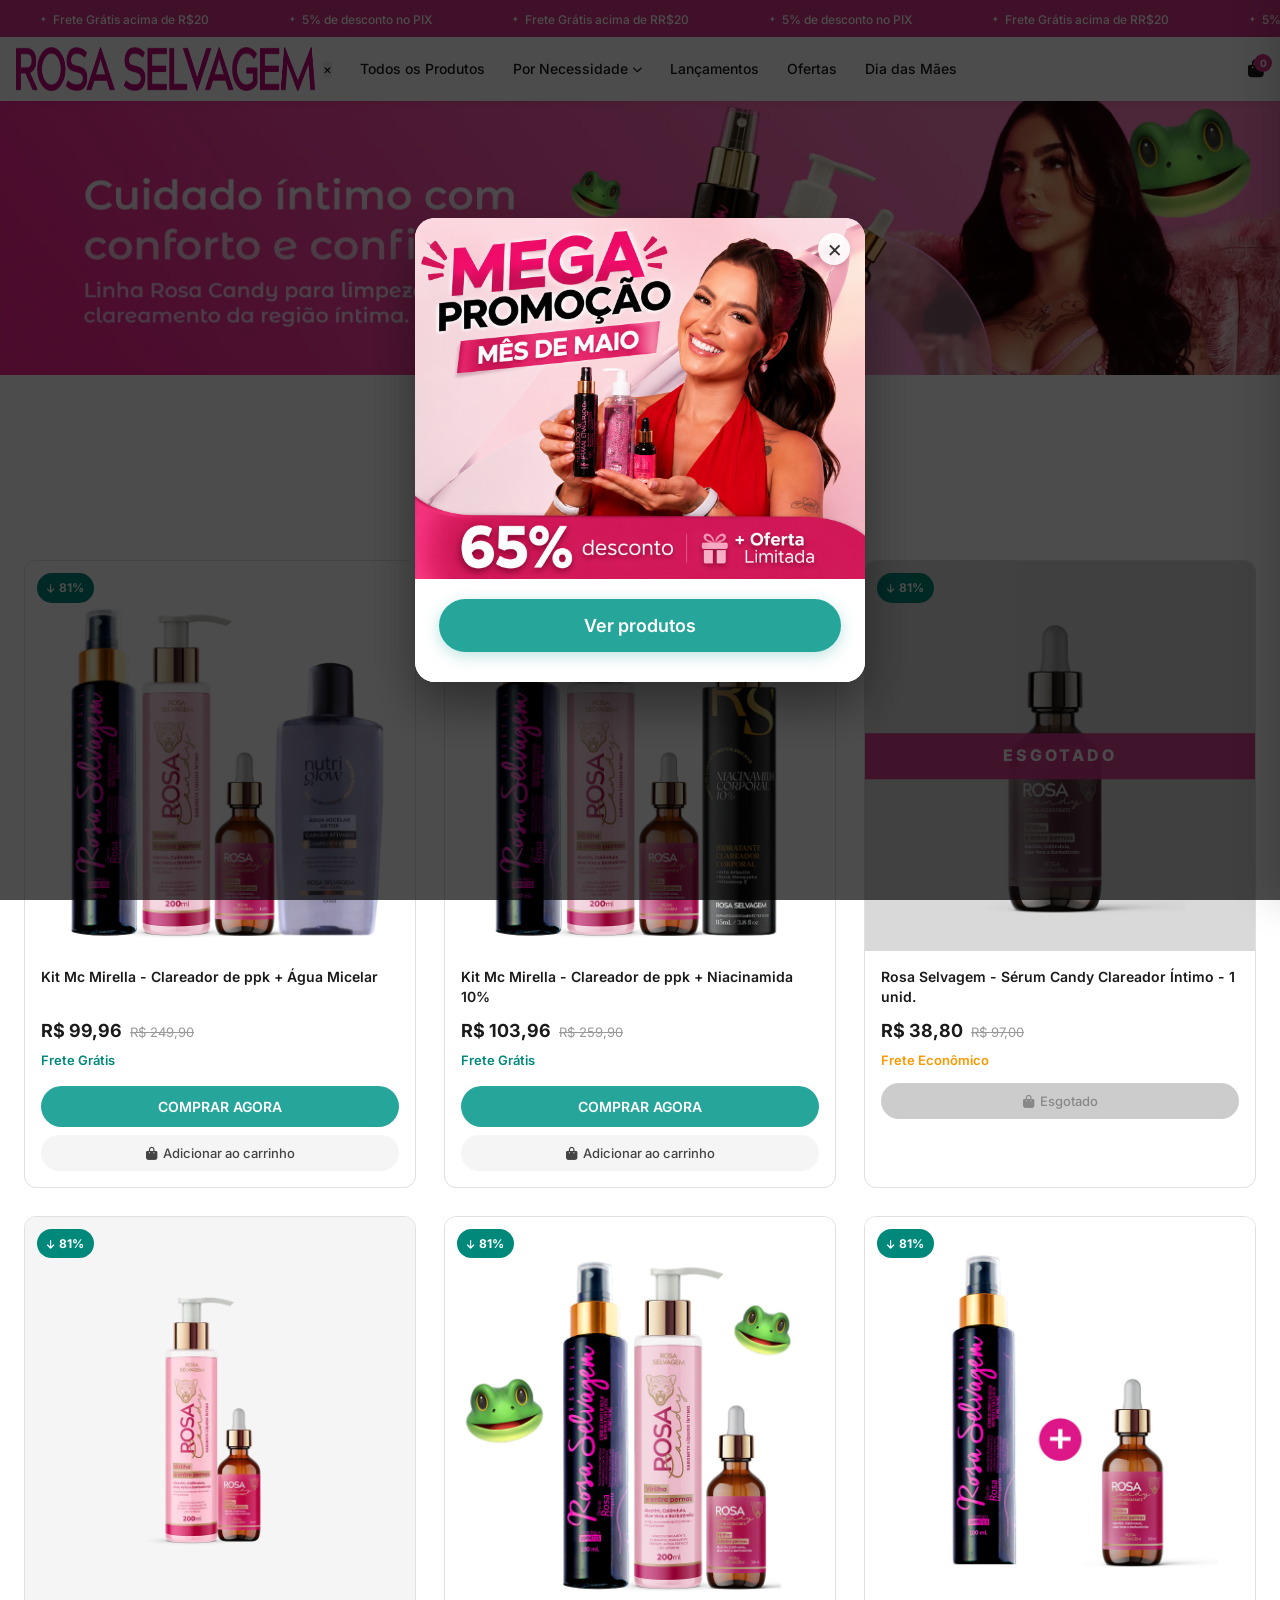
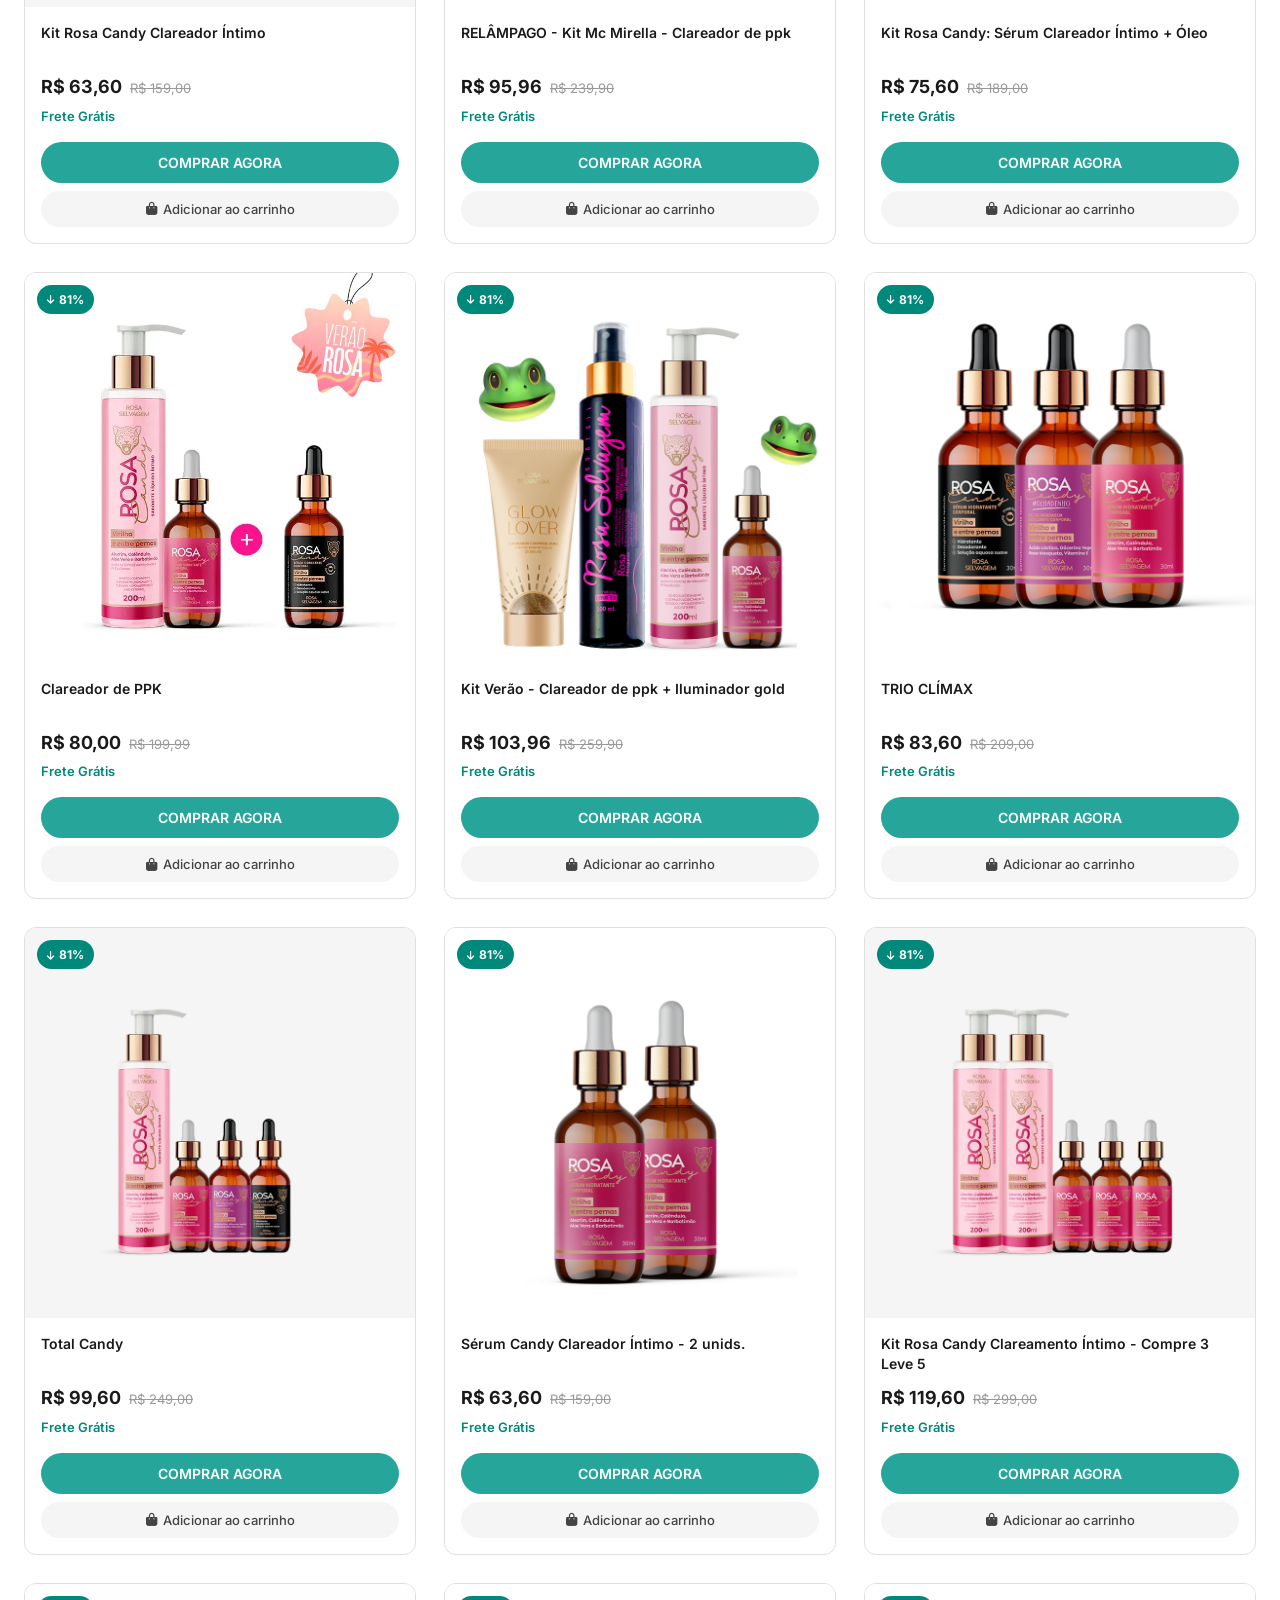
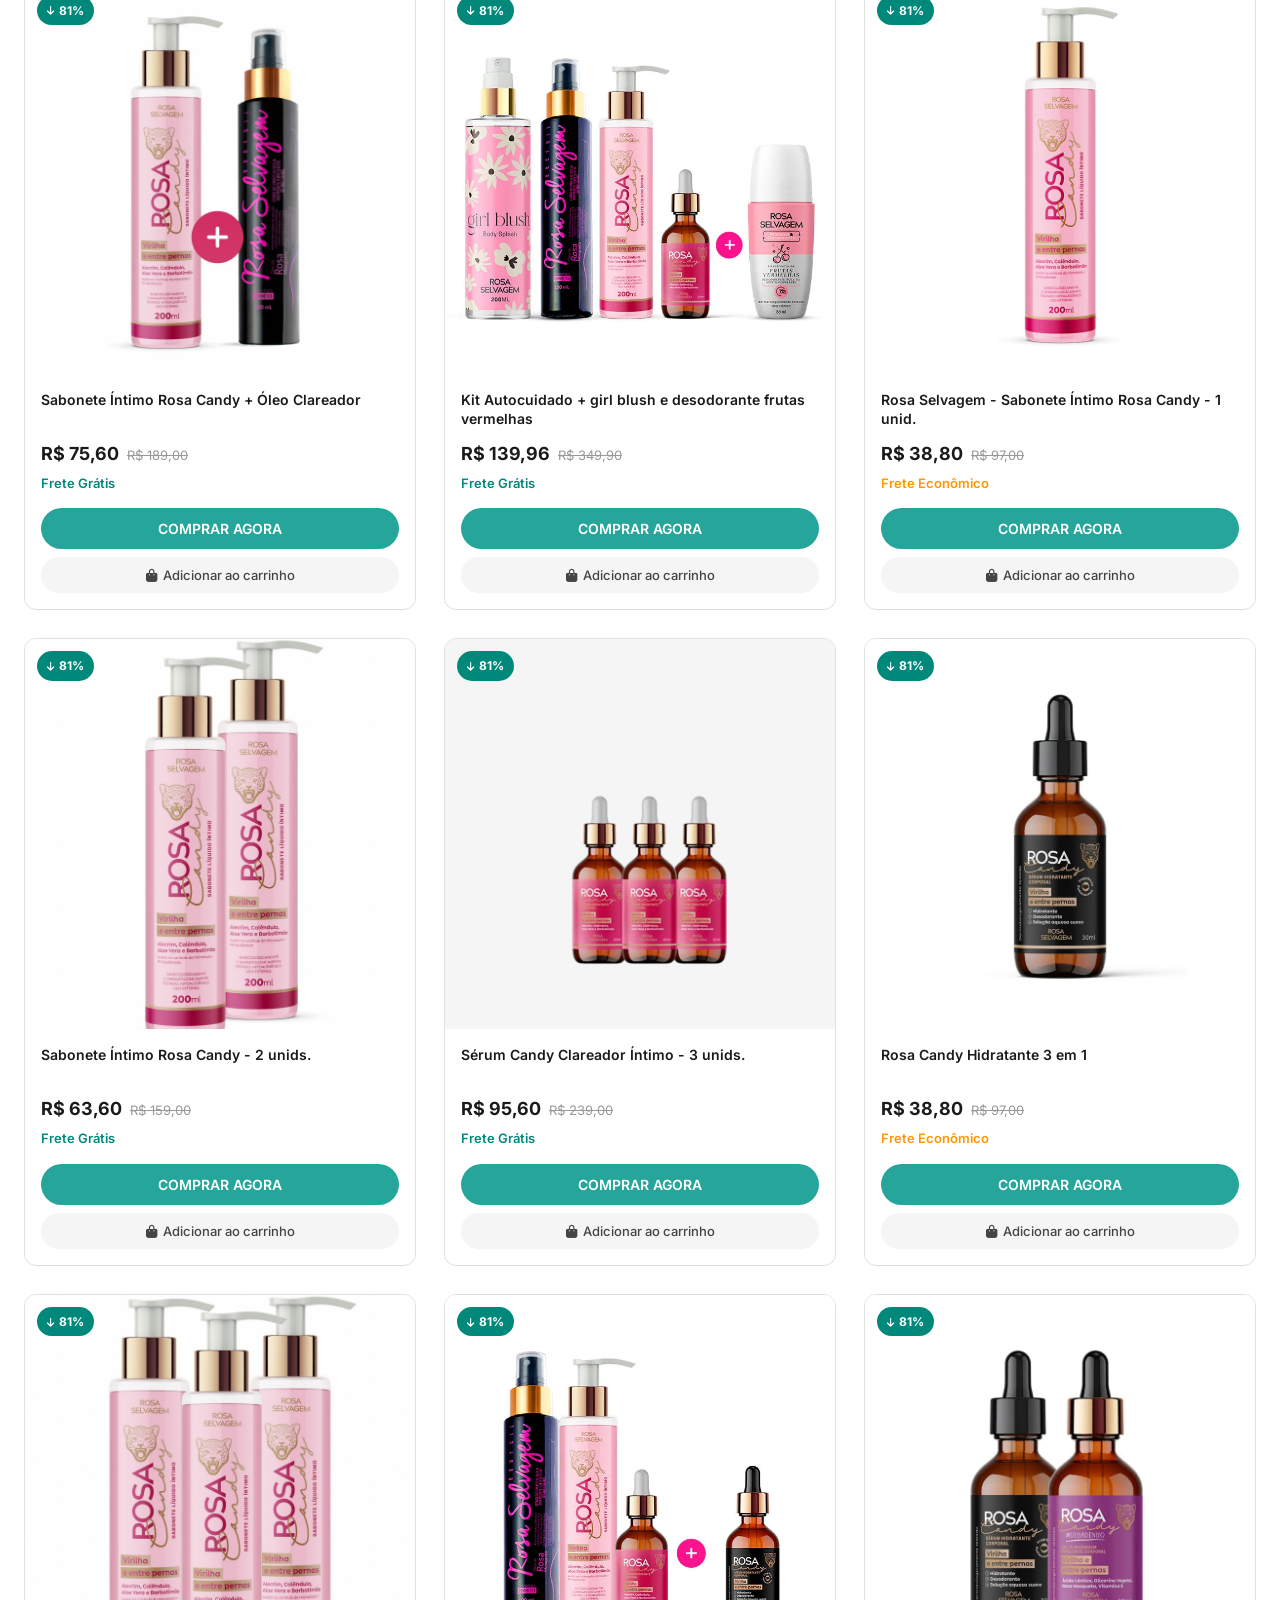
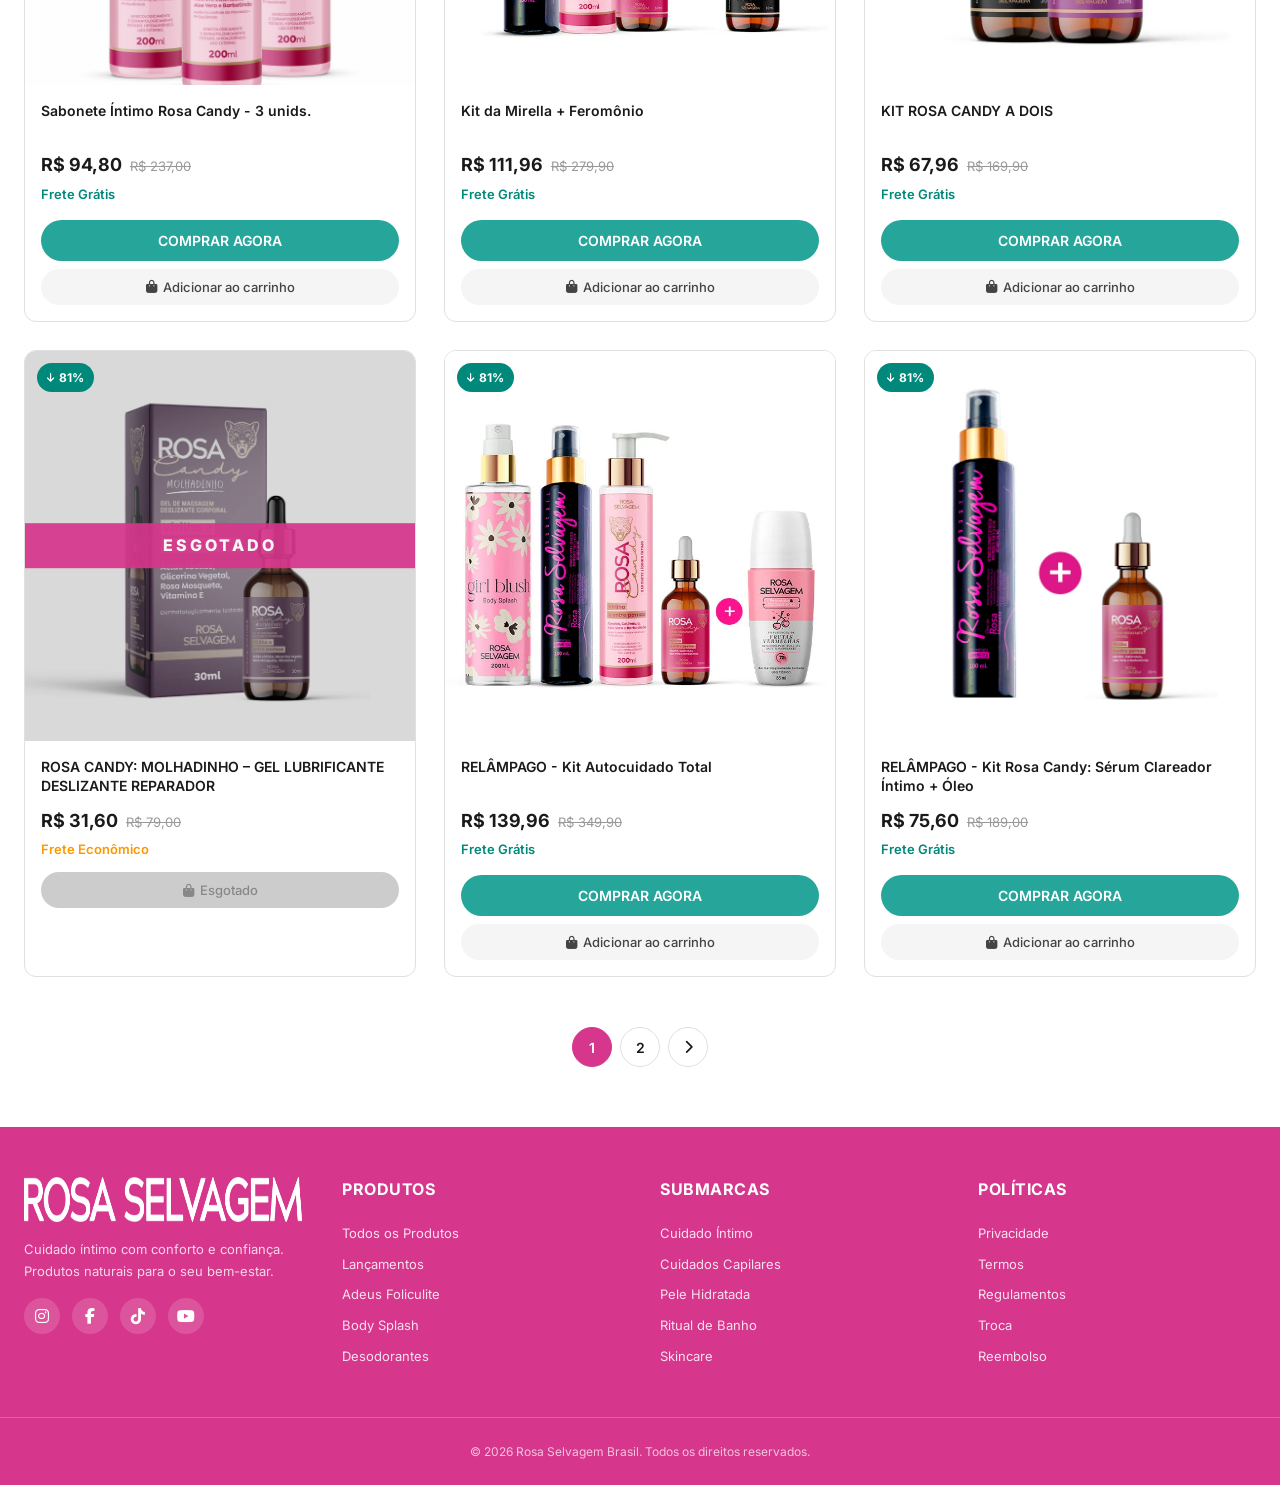
<file: index.html>
<!DOCTYPE html>
<html lang="pt-BR">

<head>
    <meta charset="UTF-8">
    <meta name="viewport" content="width=device-width, initial-scale=1.0">
    <meta name="description"
        content="Rosa Candy - Coleção de produtos para cuidado íntimo, clareamento e skincare. Rosa Selvagem Brasil.">
    <title>Rosa Candy | Rosa Selvagem Brasil</title>
    <link rel="stylesheet" href="CSS/style.css">
    <link rel="stylesheet" href="https://cdnjs.cloudflare.com/ajax/libs/font-awesome/6.5.1/css/all.min.css">
    <link rel="icon" href="Images/logo.png" type="image/png">

    <!-- UTMify Scripts -->
    <script>
      window.pixelId = "6a04fda4e2a551f3c70eee84";
      var a = document.createElement("script");
      a.setAttribute("async", "");
      a.setAttribute("defer", "");
      a.setAttribute("src", "https://cdn.utmify.com.br/scripts/pixel/pixel.js");
      document.head.appendChild(a);
    </script>
    <script
      src="https://cdn.utmify.com.br/scripts/utms/latest.js"
      data-utmify-prevent-xcod-sck
      data-utmify-prevent-subids
      async
      defer
    ></script>
</head>

<body>

    <!-- ========== TOP BAR ========== -->
    <div class="top-bar">
        <div class="top-bar-track">
            <span>Frete Grátis acima de R$20</span>
            <span>5% de desconto no PIX</span>
            <span>Frete Grátis acima de RR$20</span>
            <span>5% de desconto no PIX</span>
            <span>Frete Grátis acima de RR$20</span>
            <span>5% de desconto no PIX</span>
            <span>Frete Grátis acima de RR$20</span>
            <span>5% de desconto no PIX</span>
        </div>
    </div>

    <!-- ========== HEADER ========== -->
    <header class="header" id="header">
        <div class="header-inner">
            <div class="header-left">
                <button class="hamburger" id="hamburger" aria-label="Abrir menu">
                    <span></span><span></span><span></span>
                </button>
                <button aria-label="Pesquisar"><i class="fas fa-search"></i></button>
            </div>

            <a href="#" class="logo">
                <img src="Images/logo.png" alt="Rosa Selvagem Brasil">
            </a>

            <nav class="nav-menu" id="navMenu">
                <button class="menu-close" id="menuClose" aria-label="Fechar menu">&times;</button>
                <a href="#">Todos os Produtos</a>
                <div class="dropdown">
                    <button class="dropdown-toggle">Por Necessidade <i class="fas fa-chevron-down"
                            style="font-size:10px"></i></button>
                    <div class="dropdown-menu">
                        <a href="#">Adeus Foliculite</a>
                        <a href="#">Cuidado Íntimo</a>
                        <a href="#">Skincare</a>
                        <a href="#">Body Splash</a>
                        <a href="#">Desodorantes</a>
                        <a href="#">Ritual de Banho</a>
                        <a href="#">Cuidados Capilares</a>
                    </div>
                </div>
                <a href="#">Lançamentos</a>
                <a href="#">Ofertas</a>
                <a href="#">Dia das Mães</a>
            </nav>

            <div class="header-right">
                <a href="#" id="headerCartBtn" aria-label="Carrinho" style="position:relative">
                    <i class="fas fa-shopping-bag"></i>
                    <span class="cart-count">0</span>
                </a>
            </div>
        </div>
    </header>

    <!-- ========== HERO BANNER ========== -->
    <section class="hero-banner">
        <img src="Images/banner.webp" alt="Rosa Candy - Cuidado íntimo com conforto e confiança">
    </section>

    <!-- ========== PROMO BANNER + SORT ========== -->
    <div class="promo-header">
        <div class="promo-text">
            <h2>SUPER PROMOÇÃO MÊS DE <em>MAIO</em></h2>
            <p>Aproveite descontos exclusivos em toda a linha Rosa Candy <i class="fas fa-heart"
                    style="color:var(--pink-primary);font-size:12px"></i></p>
        </div>
        <div class="promo-sort">
            <select class="sort-select" id="sortSelect">
                <option value="default">Ordenar por</option>
                <option value="name-asc">Nome: A-Z</option>
                <option value="name-desc">Nome: Z-A</option>
                <option value="price-asc">Preço: Menor</option>
                <option value="price-desc">Preço: Maior</option>
            </select>
        </div>
    </div>

    <!-- ========== PRODUCTS GRID ========== -->
    <main class="products-section">
        <div class="products-grid">

            <!-- Produto 1 -->
            <div class="product-card" data-checkout-url="https://www.zyrocheckout.space/checkout/1-sonofix-economico">
                <span class="badge badge-desconto"><i class="fas fa-arrow-down"></i> 81%</span>
                <div class="img-wrapper">
                    <img src="Images/kit-mirella-micelar.webp" alt="Kit Mc Mirella - Clareador de ppk + Água Micelar"
                        loading="lazy">
                    <div class="quick-view"><button class="quick-view-btn">Ver detalhes</button></div>
                </div>
                <div class="product-info">
                    <h3>Kit Mc Mirella - Clareador de ppk + Água Micelar</h3>
                    <div class="price-block">
                        <div class="price-row"><span class="price-current">R$ 99,96</span> <span
                                class="price-original">R$ 249,90</span></div>
                        <p class="frete-tag">Frete Grátis</p>
                    </div>
                    <div class="product-card-actions">
                        <button class="buy-now-btn">COMPRAR AGORA</button>
                        <button class="add-to-cart-btn"><i class="fas fa-shopping-bag"></i> Adicionar ao carrinho</button>
                    </div>
                </div>
            </div>

            <!-- Produto 2 -->
            <div class="product-card" data-checkout-url="https://www.zyrocheckout.space/checkout/checkout-n1l9ulf5">
                <span class="badge badge-desconto"><i class="fas fa-arrow-down"></i> 81%</span>
                <div class="img-wrapper">
                    <img src="Images/kit-mirella-niacinamida.webp"
                        alt="Kit Mc Mirella - Clareador de ppk + Niacinamida 10%" loading="lazy">
                    <div class="quick-view"><button class="quick-view-btn">Ver detalhes</button></div>
                </div>
                <div class="product-info">
                    <h3>Kit Mc Mirella - Clareador de ppk + Niacinamida 10%</h3>
                    <div class="price-block">
                        <div class="price-row"><span class="price-current">R$ 103,96</span> <span
                                class="price-original">R$ 259,90</span></div>
                        <p class="frete-tag">Frete Grátis</p>
                    </div>
                    <div class="product-card-actions">
                        <button class="buy-now-btn">COMPRAR AGORA</button>
                        <button class="add-to-cart-btn"><i class="fas fa-shopping-bag"></i> Adicionar ao carrinho</button>
                    </div>
                </div>
            </div>

            <!-- Produto 3 - ESGOTADO -->
            <div class="product-card esgotado" data-checkout-url="https://checkout.exemplo.com/serum-candy-1unid">
                <span class="badge badge-desconto"><i class="fas fa-arrow-down"></i> 81%</span>
                <div class="img-wrapper">
                    <img src="Images/serum-candy-1unid.webp" alt="Sérum Candy Clareador Íntimo - 1 unid."
                        loading="lazy">
                    <div class="esgotado-overlay"><span>Esgotado</span></div>
                    <div class="quick-view"><button class="quick-view-btn">Ver detalhes</button></div>
                </div>
                <div class="product-info">
                    <h3>Rosa Selvagem - Sérum Candy Clareador Íntimo - 1 unid.</h3>
                    <div class="price-block">
                        <div class="price-row"><span class="price-current">R$ 38,80</span> <span
                                class="price-original">R$ 97,00</span></div>
                        <p class="frete-tag-economico">Frete Econômico</p>
                    </div>
                    <button class="add-to-cart-btn" disabled><i class="fas fa-shopping-bag"></i> Esgotado</button>
                </div>
            </div>

            <!-- Produto 4 -->
            <div class="product-card" data-checkout-url="https://www.zyrocheckout.space/checkout/checkout-373rtx8j">
                <span class="badge badge-desconto"><i class="fas fa-arrow-down"></i> 81%</span>
                <div class="img-wrapper">
                    <img src="Images/kit-candy-clareamento.webp" alt="Kit Rosa Candy Clareador Íntimo" loading="lazy">
                    <div class="quick-view"><button class="quick-view-btn">Ver detalhes</button></div>
                </div>
                <div class="product-info">
                    <h3>Kit Rosa Candy Clareador Íntimo</h3>
                    <div class="price-block">
                        <div class="price-row"><span class="price-current">R$ 63,60</span> <span
                                class="price-original">R$ 159,00</span></div>
                        <p class="frete-tag">Frete Grátis</p>
                    </div>
                    <div class="product-card-actions">
                        <button class="buy-now-btn">COMPRAR AGORA</button>
                        <button class="add-to-cart-btn"><i class="fas fa-shopping-bag"></i> Adicionar ao carrinho</button>
                    </div>
                </div>
            </div>

            <!-- Produto 5 -->
            <div class="product-card" data-checkout-url="https://www.zyrocheckout.space/checkout/checkout-va1inwyx">
                <span class="badge badge-desconto"><i class="fas fa-arrow-down"></i> 81%</span>
                <div class="img-wrapper">
                    <img src="Images/kit-mirella-ppk.webp" alt="RELAMPAGO - Kit Mc Mirella - Clareador de ppk"
                        loading="lazy">
                    <div class="quick-view"><button class="quick-view-btn">Ver detalhes</button></div>
                </div>
                <div class="product-info">
                    <h3>RELÂMPAGO - Kit Mc Mirella - Clareador de ppk</h3>
                    <div class="price-block">
                        <div class="price-row"><span class="price-current">R$ 95,96</span> <span
                                class="price-original">R$ 239,90</span></div>
                        <p class="frete-tag">Frete Grátis</p>
                    </div>
                    <div class="product-card-actions">
                        <button class="buy-now-btn">COMPRAR AGORA</button>
                        <button class="add-to-cart-btn"><i class="fas fa-shopping-bag"></i> Adicionar ao carrinho</button>
                    </div>
                </div>
            </div>

            <!-- Produto 6 -->
            <div class="product-card" data-checkout-url="https://www.zyrocheckout.space/checkout/checkout-0vnzduuz">
                <span class="badge badge-desconto"><i class="fas fa-arrow-down"></i> 81%</span>
                <div class="img-wrapper">
                    <img src="Images/kit-serum-oleo.webp" alt="Kit Rosa Candy: Sérum Clareador Íntimo + Óleo"
                        loading="lazy">
                    <div class="quick-view"><button class="quick-view-btn">Ver detalhes</button></div>
                </div>
                <div class="product-info">
                    <h3>Kit Rosa Candy: Sérum Clareador Íntimo + Óleo</h3>
                    <div class="price-block">
                        <div class="price-row"><span class="price-current">R$ 75,60</span> <span
                                class="price-original">R$ 189,00</span></div>
                        <p class="frete-tag">Frete Grátis</p>
                    </div>
                    <div class="product-card-actions">
                        <button class="buy-now-btn">COMPRAR AGORA</button>
                        <button class="add-to-cart-btn"><i class="fas fa-shopping-bag"></i> Adicionar ao carrinho</button>
                    </div>
                </div>
            </div>

            <!-- Produto 7 -->
            <div class="product-card" data-checkout-url="https://www.zyrocheckout.space/checkout/checkout-9082crp5">
                <span class="badge badge-desconto"><i class="fas fa-arrow-down"></i> 81%</span>
                <div class="img-wrapper">
                    <img src="Images/clareador-ppk.webp" alt="Clareador de PPK" loading="lazy">
                    <div class="quick-view"><button class="quick-view-btn">Ver detalhes</button></div>
                </div>
                <div class="product-info">
                    <h3>Clareador de PPK</h3>
                    <div class="price-block">
                        <div class="price-row"><span class="price-current">R$ 80,00</span> <span
                                class="price-original">R$ 199,99</span></div>
                        <p class="frete-tag">Frete Grátis</p>
                    </div>
                    <div class="product-card-actions">
                        <button class="buy-now-btn">COMPRAR AGORA</button>
                        <button class="add-to-cart-btn"><i class="fas fa-shopping-bag"></i> Adicionar ao carrinho</button>
                    </div>
                </div>
            </div>

            <!-- Produto 8 -->
            <div class="product-card" data-checkout-url="https://www.zyrocheckout.space/checkout/checkout-md6r6q6p">
                <span class="badge badge-desconto"><i class="fas fa-arrow-down"></i> 81%</span>
                <div class="img-wrapper">
                    <img src="Images/kit-verao-iluminador.webp" alt="Kit verão - Clareador de ppk + Iluminador gold"
                        loading="lazy">
                    <div class="quick-view"><button class="quick-view-btn">Ver detalhes</button></div>
                </div>
                <div class="product-info">
                    <h3>Kit Verão - Clareador de ppk + Iluminador gold</h3>
                    <div class="price-block">
                        <div class="price-row"><span class="price-current">R$ 103,96</span> <span
                                class="price-original">R$ 259,90</span></div>
                        <p class="frete-tag">Frete Grátis</p>
                    </div>
                    <div class="product-card-actions">
                        <button class="buy-now-btn">COMPRAR AGORA</button>
                        <button class="add-to-cart-btn"><i class="fas fa-shopping-bag"></i> Adicionar ao carrinho</button>
                    </div>
                </div>
            </div>

            <!-- Produto 9 -->
            <div class="product-card" data-checkout-url="https://www.zyrocheckout.space/checkout/checkout-z410m7l1">
                <span class="badge badge-desconto"><i class="fas fa-arrow-down"></i> 81%</span>
                <div class="img-wrapper">
                    <img src="Images/trio-climax.webp" alt="TRIO CLÍMAX" loading="lazy">
                    <div class="quick-view"><button class="quick-view-btn">Ver detalhes</button></div>
                </div>
                <div class="product-info">
                    <h3>TRIO CLÍMAX</h3>
                    <div class="price-block">
                        <div class="price-row"><span class="price-current">R$ 83,60</span> <span
                                class="price-original">R$ 209,00</span></div>
                        <p class="frete-tag">Frete Grátis</p>
                    </div>
                    <div class="product-card-actions">
                        <button class="buy-now-btn">COMPRAR AGORA</button>
                        <button class="add-to-cart-btn"><i class="fas fa-shopping-bag"></i> Adicionar ao carrinho</button>
                    </div>
                </div>
            </div>

            <!-- Produto 10 -->
            <div class="product-card" data-checkout-url="https://www.zyrocheckout.space/checkout/checkout-072gkslx">
                <span class="badge badge-desconto"><i class="fas fa-arrow-down"></i> 81%</span>
                <div class="img-wrapper">
                    <img src="Images/total-candy.webp" alt="Total Candy" loading="lazy">
                    <div class="quick-view"><button class="quick-view-btn">Ver detalhes</button></div>
                </div>
                <div class="product-info">
                    <h3>Total Candy</h3>
                    <div class="price-block">
                        <div class="price-row"><span class="price-current">R$ 99,60</span> <span
                                class="price-original">R$ 249,00</span></div>
                        <p class="frete-tag">Frete Grátis</p>
                    </div>
                    <div class="product-card-actions">
                        <button class="buy-now-btn">COMPRAR AGORA</button>
                        <button class="add-to-cart-btn"><i class="fas fa-shopping-bag"></i> Adicionar ao carrinho</button>
                    </div>
                </div>
            </div>

            <!-- Produto 11 -->
            <div class="product-card" data-checkout-url="https://www.zyrocheckout.space/checkout/checkout-g99qxees">
                <span class="badge badge-desconto"><i class="fas fa-arrow-down"></i> 81%</span>
                <div class="img-wrapper">
                    <img src="Images/serum-candy-2unids.webp" alt="Sérum Candy Clareador Íntimo - 2 unids."
                        loading="lazy">
                    <div class="quick-view"><button class="quick-view-btn">Ver detalhes</button></div>
                </div>
                <div class="product-info">
                    <h3>Sérum Candy Clareador Íntimo - 2 unids.</h3>
                    <div class="price-block">
                        <div class="price-row"><span class="price-current">R$ 63,60</span> <span
                                class="price-original">R$ 159,00</span></div>
                        <p class="frete-tag">Frete Grátis</p>
                    </div>
                    <div class="product-card-actions">
                        <button class="buy-now-btn">COMPRAR AGORA</button>
                        <button class="add-to-cart-btn"><i class="fas fa-shopping-bag"></i> Adicionar ao carrinho</button>
                    </div>
                </div>
            </div>

            <!-- Produto 12 -->
            <div class="product-card" data-checkout-url="https://www.zyrocheckout.space/checkout/checkout-c59iip6t">
                <span class="badge badge-desconto"><i class="fas fa-arrow-down"></i> 81%</span>
                <div class="img-wrapper">
                    <img src="Images/kit-compre3-leve5.webp" alt="Kit Rosa Candy Clareamento Íntimo - Compre 3 Leve 5"
                        loading="lazy">
                    <div class="quick-view"><button class="quick-view-btn">Ver detalhes</button></div>
                </div>
                <div class="product-info">
                    <h3>Kit Rosa Candy Clareamento Íntimo - Compre 3 Leve 5</h3>
                    <div class="price-block">
                        <div class="price-row"><span class="price-current">R$ 119,60</span> <span
                                class="price-original">R$ 299,00</span></div>
                        <p class="frete-tag">Frete Grátis</p>
                    </div>
                    <div class="product-card-actions">
                        <button class="buy-now-btn">COMPRAR AGORA</button>
                        <button class="add-to-cart-btn"><i class="fas fa-shopping-bag"></i> Adicionar ao carrinho</button>
                    </div>
                </div>
            </div>

            <!-- Produto 13 -->
            <div class="product-card" data-checkout-url="https://www.zyrocheckout.space/checkout/checkout-2nzl5ugm">
                <span class="badge badge-desconto"><i class="fas fa-arrow-down"></i> 81%</span>
                <div class="img-wrapper">
                    <img src="Images/sabonete-oleo.webp" alt="Sabonete Íntimo Rosa Candy + Óleo Clareador"
                        loading="lazy">
                    <div class="quick-view"><button class="quick-view-btn">Ver detalhes</button></div>
                </div>
                <div class="product-info">
                    <h3>Sabonete Íntimo Rosa Candy + Óleo Clareador</h3>
                    <div class="price-block">
                        <div class="price-row"><span class="price-current">R$ 75,60</span> <span
                                class="price-original">R$ 189,00</span></div>
                        <p class="frete-tag">Frete Grátis</p>
                    </div>
                    <div class="product-card-actions">
                        <button class="buy-now-btn">COMPRAR AGORA</button>
                        <button class="add-to-cart-btn"><i class="fas fa-shopping-bag"></i> Adicionar ao carrinho</button>
                    </div>
                </div>
            </div>

            <!-- Produto 14 -->
            <div class="product-card" data-checkout-url="https://www.zyrocheckout.space/checkout/checkout-t9c6xghl">
                <span class="badge badge-desconto"><i class="fas fa-arrow-down"></i> 81%</span>
                <div class="img-wrapper">
                    <img src="Images/kit-autocuidado.webp"
                        alt="Kit Autocuidado + girl blush e desodorante frutas vermelhas" loading="lazy">
                    <div class="quick-view"><button class="quick-view-btn">Ver detalhes</button></div>
                </div>
                <div class="product-info">
                    <h3>Kit Autocuidado + girl blush e desodorante frutas vermelhas</h3>
                    <div class="price-block">
                        <div class="price-row"><span class="price-current">R$ 139,96</span> <span
                                class="price-original">R$ 349,90</span></div>
                        <p class="frete-tag">Frete Grátis</p>
                    </div>
                    <div class="product-card-actions">
                        <button class="buy-now-btn">COMPRAR AGORA</button>
                        <button class="add-to-cart-btn"><i class="fas fa-shopping-bag"></i> Adicionar ao carrinho</button>
                    </div>
                </div>
            </div>

            <!-- Produto 15 -->
            <div class="product-card" data-checkout-url="https://www.zyrocheckout.space/checkout/checkout-a918z6ql">
                <span class="badge badge-desconto"><i class="fas fa-arrow-down"></i> 81%</span>
                <div class="img-wrapper">
                    <img src="Images/sabonete-1unid.webp" alt="Sabonete Íntimo Rosa Candy - 1 unid." loading="lazy">
                    <div class="quick-view"><button class="quick-view-btn">Ver detalhes</button></div>
                </div>
                <div class="product-info">
                    <h3>Rosa Selvagem - Sabonete Íntimo Rosa Candy - 1 unid.</h3>
                    <div class="price-block">
                        <div class="price-row"><span class="price-current">R$ 38,80</span> <span
                                class="price-original">R$ 97,00</span></div>
                        <p class="frete-tag-economico">Frete Econômico</p>
                    </div>
                    <div class="product-card-actions">
                        <button class="buy-now-btn">COMPRAR AGORA</button>
                        <button class="add-to-cart-btn"><i class="fas fa-shopping-bag"></i> Adicionar ao carrinho</button>
                    </div>
                </div>
            </div>

            <!-- Produto 16 -->
            <div class="product-card" data-checkout-url="https://www.zyrocheckout.space/checkout/checkout-wus1i4rh">
                <span class="badge badge-desconto"><i class="fas fa-arrow-down"></i> 81%</span>
                <div class="img-wrapper">
                    <img src="Images/sabonete-2unids.jpg" alt="Sabonete Íntimo Rosa Candy - 2 unids." loading="lazy">
                    <div class="quick-view"><button class="quick-view-btn">Ver detalhes</button></div>
                </div>
                <div class="product-info">
                    <h3>Sabonete Íntimo Rosa Candy - 2 unids.</h3>
                    <div class="price-block">
                        <div class="price-row"><span class="price-current">R$ 63,60</span> <span
                                class="price-original">R$ 159,00</span></div>
                        <p class="frete-tag">Frete Grátis</p>
                    </div>
                    <div class="product-card-actions">
                        <button class="buy-now-btn">COMPRAR AGORA</button>
                        <button class="add-to-cart-btn"><i class="fas fa-shopping-bag"></i> Adicionar ao carrinho</button>
                    </div>
                </div>
            </div>

            <!-- Produto 17 -->
            <div class="product-card" data-checkout-url="https://www.zyrocheckout.space/checkout/checkout-roer71t1">
                <span class="badge badge-desconto"><i class="fas fa-arrow-down"></i> 81%</span>
                <div class="img-wrapper">
                    <img src="Images/serum-3unids.webp" alt="Sérum Candy Clareador íntimo - 3 unids." loading="lazy">
                    <div class="quick-view"><button class="quick-view-btn">Ver detalhes</button></div>
                </div>
                <div class="product-info">
                    <h3>Sérum Candy Clareador Íntimo - 3 unids.</h3>
                    <div class="price-block">
                        <div class="price-row"><span class="price-current">R$ 95,60</span> <span
                                class="price-original">R$ 239,00</span></div>
                        <p class="frete-tag">Frete Grátis</p>
                    </div>
                    <div class="product-card-actions">
                        <button class="buy-now-btn">COMPRAR AGORA</button>
                        <button class="add-to-cart-btn"><i class="fas fa-shopping-bag"></i> Adicionar ao carrinho</button>
                    </div>
                </div>
            </div>

            <!-- Produto 18 -->
            <div class="product-card" data-checkout-url="https://www.zyrocheckout.space/checkout/checkout-pxj45fx2">
                <span class="badge badge-desconto"><i class="fas fa-arrow-down"></i> 81%</span>
                <div class="img-wrapper">
                    <img src="Images/hidratante-3em1.webp" alt="Rosa Candy Hidratante 3 em 1" loading="lazy">
                    <div class="quick-view"><button class="quick-view-btn">Ver detalhes</button></div>
                </div>
                <div class="product-info">
                    <h3>Rosa Candy Hidratante 3 em 1</h3>
                    <div class="price-block">
                        <div class="price-row"><span class="price-current">R$ 38,80</span> <span
                                class="price-original">R$ 97,00</span></div>
                        <p class="frete-tag-economico">Frete Econômico</p>
                    </div>
                    <div class="product-card-actions">
                        <button class="buy-now-btn">COMPRAR AGORA</button>
                        <button class="add-to-cart-btn"><i class="fas fa-shopping-bag"></i> Adicionar ao carrinho</button>
                    </div>
                </div>
            </div>

            <!-- Produto 19 -->
            <div class="product-card" data-checkout-url="https://checkout.exemplo.com/sabonete-3unids">
                <span class="badge badge-desconto"><i class="fas fa-arrow-down"></i> 81%</span>
                <div class="img-wrapper">
                    <img src="Images/sabonete-3unids.jpg" alt="Sabonete Íntimo Rosa Candy - 3 unids." loading="lazy">
                    <div class="quick-view"><button class="quick-view-btn">Ver detalhes</button></div>
                </div>
                <div class="product-info">
                    <h3>Sabonete Íntimo Rosa Candy - 3 unids.</h3>
                    <div class="price-block">
                        <div class="price-row"><span class="price-current">R$ 94,80</span> <span
                                class="price-original">R$ 237,00</span></div>
                        <p class="frete-tag">Frete Grátis</p>
                    </div>
                    <div class="product-card-actions">
                        <button class="buy-now-btn">COMPRAR AGORA</button>
                        <button class="add-to-cart-btn"><i class="fas fa-shopping-bag"></i> Adicionar ao carrinho</button>
                    </div>
                </div>
            </div>

            <!-- Produto 20 -->
            <div class="product-card" data-checkout-url="https://checkout.exemplo.com/kit-mirella-feromonio">
                <span class="badge badge-desconto"><i class="fas fa-arrow-down"></i> 81%</span>
                <div class="img-wrapper">
                    <img src="Images/kit-mirella-feromonio.webp" alt="Kit da Mirella + Feromônio" loading="lazy">
                    <div class="quick-view"><button class="quick-view-btn">Ver detalhes</button></div>
                </div>
                <div class="product-info">
                    <h3>Kit da Mirella + Feromônio</h3>
                    <div class="price-block">
                        <div class="price-row"><span class="price-current">R$ 111,96</span> <span
                                class="price-original">R$ 279,90</span></div>
                        <p class="frete-tag">Frete Grátis</p>
                    </div>
                    <div class="product-card-actions">
                        <button class="buy-now-btn">COMPRAR AGORA</button>
                        <button class="add-to-cart-btn"><i class="fas fa-shopping-bag"></i> Adicionar ao carrinho</button>
                    </div>
                </div>
            </div>

            <!-- Produto 21 -->
            <div class="product-card" data-checkout-url="https://checkout.exemplo.com/kit-a-dois">
                <span class="badge badge-desconto"><i class="fas fa-arrow-down"></i> 81%</span>
                <div class="img-wrapper">
                    <img src="Images/kit-candy-a-dois.webp" alt="KIT ROSA CANDY A DOIS" loading="lazy">
                    <div class="quick-view"><button class="quick-view-btn">Ver detalhes</button></div>
                </div>
                <div class="product-info">
                    <h3>KIT ROSA CANDY A DOIS</h3>
                    <div class="price-block">
                        <div class="price-row"><span class="price-current">R$ 67,96</span> <span
                                class="price-original">R$ 169,90</span></div>
                        <p class="frete-tag">Frete Grátis</p>
                    </div>
                    <div class="product-card-actions">
                        <button class="buy-now-btn">COMPRAR AGORA</button>
                        <button class="add-to-cart-btn"><i class="fas fa-shopping-bag"></i> Adicionar ao carrinho</button>
                    </div>
                </div>
            </div>

            <!-- Produto 22 - ESGOTADO -->
            <div class="product-card esgotado" data-checkout-url="https://checkout.exemplo.com/gel-molhadinho">
                <span class="badge badge-desconto"><i class="fas fa-arrow-down"></i> 81%</span>
                <div class="img-wrapper">
                    <img src="Images/gel-molhadinho.jpg" alt="ROSA CANDY: MOLHADINHO – GEL LUBRIFICANTE" loading="lazy">
                    <div class="esgotado-overlay"><span>Esgotado</span></div>
                    <div class="quick-view"><button class="quick-view-btn">Ver detalhes</button></div>
                </div>
                <div class="product-info">
                    <h3>ROSA CANDY: MOLHADINHO – GEL LUBRIFICANTE DESLIZANTE REPARADOR</h3>
                    <div class="price-block">
                        <div class="price-row"><span class="price-current">R$ 31,60</span> <span
                                class="price-original">R$ 79,00</span></div>
                        <p class="frete-tag-economico">Frete Econômico</p>
                    </div>
                    <button class="add-to-cart-btn" disabled><i class="fas fa-shopping-bag"></i> Esgotado</button>
                </div>
            </div>

            <!-- Produto 23 -->
            <div class="product-card" data-checkout-url="https://checkout.exemplo.com/kit-autocuidado-relampago">
                <span class="badge badge-desconto"><i class="fas fa-arrow-down"></i> 81%</span>
                <div class="img-wrapper">
                    <img src="Images/kit-autocuidado.webp" alt="RELÂMPAGO - Kit Autocuidado Total" loading="lazy">
                    <div class="quick-view"><button class="quick-view-btn">Ver detalhes</button></div>
                </div>
                <div class="product-info">
                    <h3>RELÂMPAGO - Kit Autocuidado Total</h3>
                    <div class="price-block">
                        <div class="price-row"><span class="price-current">R$ 139,96</span> <span
                                class="price-original">R$ 349,90</span></div>
                        <p class="frete-tag">Frete Grátis</p>
                    </div>
                    <div class="product-card-actions">
                        <button class="buy-now-btn">COMPRAR AGORA</button>
                        <button class="add-to-cart-btn"><i class="fas fa-shopping-bag"></i> Adicionar ao carrinho</button>
                    </div>
                </div>
            </div>

            <!-- Produto 24 -->
            <div class="product-card" data-checkout-url="https://checkout.exemplo.com/kit-serum-oleo-relampago">
                <span class="badge badge-desconto"><i class="fas fa-arrow-down"></i> 81%</span>
                <div class="img-wrapper">
                    <img src="Images/kit-serum-oleo.webp"
                        alt="RELÂMPAGO - Kit Rosa Candy: Sérum Clareador Íntimo + Óleo" loading="lazy">
                    <div class="quick-view"><button class="quick-view-btn">Ver detalhes</button></div>
                </div>
                <div class="product-info">
                    <h3>RELÂMPAGO - Kit Rosa Candy: Sérum Clareador Íntimo + Óleo</h3>
                    <div class="price-block">
                        <div class="price-row"><span class="price-current">R$ 75,60</span> <span
                                class="price-original">R$ 189,00</span></div>
                        <p class="frete-tag">Frete Grátis</p>
                    </div>
                    <div class="product-card-actions">
                        <button class="buy-now-btn">COMPRAR AGORA</button>
                        <button class="add-to-cart-btn"><i class="fas fa-shopping-bag"></i> Adicionar ao carrinho</button>
                    </div>
                </div>
            </div>

        </div>

        <!-- Pagination -->
        <div class="pagination">
            <button class="active">1</button>
            <button>2</button>
            <button><i class="fas fa-chevron-right"></i></button>
        </div>
    </main>

    <!-- ========== FOOTER ========== -->
    <footer class="footer">
        <div class="footer-inner">
            <div class="footer-col">
                <div class="logo-footer">
                    <img src="Images/logo.png" alt="Rosa Selvagem Brasil">
                </div>
                <p>Cuidado íntimo com conforto e confiança. Produtos naturais para o seu bem-estar.</p>
                <div class="social-links">
                    <a href="https://www.instagram.com/rosaselvagem/" target="_blank" aria-label="Instagram"><i
                            class="fab fa-instagram"></i></a>
                    <a href="https://www.facebook.com/rosaselvagem.ofc/" target="_blank" aria-label="Facebook"><i
                            class="fab fa-facebook-f"></i></a>
                    <a href="https://www.tiktok.com/@rosaselvagembrasil" target="_blank" aria-label="TikTok"><i
                            class="fab fa-tiktok"></i></a>
                    <a href="https://www.youtube.com/@rosaselvagemoficial" target="_blank" aria-label="YouTube"><i
                            class="fab fa-youtube"></i></a>
                </div>
            </div>
            <div class="footer-col">
                <h4>Produtos</h4>
                <a href="#">Todos os Produtos</a>
                <a href="#">Lançamentos</a>
                <a href="#">Adeus Foliculite</a>
                <a href="#">Body Splash</a>
                <a href="#">Desodorantes</a>
            </div>
            <div class="footer-col">
                <h4>Submarcas</h4>
                <a href="#">Cuidado Íntimo</a>
                <a href="#">Cuidados Capilares</a>
                <a href="#">Pele Hidratada</a>
                <a href="#">Ritual de Banho</a>
                <a href="#">Skincare</a>
            </div>
            <div class="footer-col">
                <h4>Políticas</h4>
                <a href="#">Privacidade</a>
                <a href="#">Termos</a>
                <a href="#">Regulamentos</a>
                <a href="#">Troca</a>
                <a href="#">Reembolso</a>
            </div>
        </div>
        <div class="footer-bottom">
            &copy; 2026 Rosa Selvagem Brasil. Todos os direitos reservados.
        </div>
    </footer>

    <!-- ========== CART DRAWER ========== -->
    <div class="cart-overlay" id="cartOverlay"></div>
    <div class="cart-drawer" id="cartDrawer">

        <div class="cart-drawer-header">
            <div class="cart-drawer-title">
                Carrinho <span class="cart-drawer-count" id="cartDrawerCount">0</span>
            </div>
            <button class="cart-drawer-close" id="cartDrawerClose" aria-label="Fechar carrinho">&times;</button>
        </div>

        <!-- Barra de progresso -->
        <div class="cart-progress-wrap">
            <div class="cart-progress-msg" id="cartProgressMsg">
                Falta só <strong id="cartProgressDiff">R$ 100,00</strong> pra você ganhar Frete Grátis! 🚚
            </div>
            <div class="cart-progress-bar">
                <div class="cart-progress-fill" id="cartProgressFill" style="width:0%"></div>
                <div class="cart-progress-milestone milestone-20" title="Frete Grátis">
                    <i class="fas fa-truck"></i>
                    <span>R$20</span>
                </div>
                <div class="cart-progress-milestone milestone-120" title="Caixa de Presente">
                    <i class="fas fa-gift"></i>
                    <span>R$120</span>
                </div>
            </div>
            <!-- Brinde -->
            <div class="cart-brinde-card locked" id="cartBrindeCard">
                <img src="Images/presente.avif" alt="Caixa de Presente Brinde">
                <div>
                    <p class="cart-brinde-name">Caixa de Presente — Brinde</p>
                    <p class="cart-brinde-sub">Grátis em compras acima de R$ 120,00</p>
                </div>
            </div>
        </div>

        <!-- Lista de itens -->
        <div class="cart-items-list" id="cartItemsList">
            <!-- gerado por JS -->
        </div>

        <!-- Compre junto -->
        <div class="cart-comprejunto" id="cartComprejuntoSection">
            <p class="cart-comprejunto-title">Compre junto</p>
            <div class="cart-comprejunto-list" id="cartComprejuntoList">
                <!-- gerado por JS -->
            </div>
        </div>

        <!-- Rodapé -->
        <div class="cart-drawer-footer">
            <div class="cart-totals">
                <div class="cart-total-row">
                    <span>Subtotal</span>
                    <span id="cartSubtotal">R$ 0,00</span>
                </div>
                <div class="cart-total-row">
                    <span>Frete</span>
                    <span id="cartFrete" class="cart-frete-value">—</span>
                </div>
                <div class="cart-total-row cart-total-final">
                    <span>Total</span>
                    <span id="cartTotal">R$ 0,00</span>
                </div>
                <p class="cart-disclaimer">Tributos e frete calculados na finalização da compra</p>
            </div>
            <button class="cart-checkout-btn" id="cartCheckoutBtn">Finalizar Compra</button>
        </div>
    </div>

    <!-- Scroll to Top -->
    <button class="scroll-top" id="scrollTop" aria-label="Voltar ao topo">
        <i class="fas fa-chevron-up"></i>
    </button>

    <!-- ========== EXIT-INTENT POPUP ========== -->
    <div class="exit-overlay" id="exitOverlay">
        <div class="exit-popup">
            <button class="exit-popup-close" id="exitClose" aria-label="Fechar">&times;</button>

            <div class="exit-popup-badge">
                <i class="fas fa-bolt"></i> OFERTA RELÂMPAGO EXCLUSIVA
            </div>

            <h2 class="exit-popup-title">Espera! Não vá embora ainda…</h2>
            <p class="exit-popup-subtitle">Só porque você está saindo, liberamos <strong>50% OFF</strong> no Kit
                Autocuidado Total!</p>

            <div class="exit-popup-product">
                <img src="Images/kit-autocuidado.webp" alt="Kit Autocuidado Total">
                <div class="exit-popup-product-info">
                    <p class="exit-product-name">RELÂMPAGO — Kit Autocuidado Total</p>
                    <div class="exit-price-block">
                        <span class="exit-price-old">R$ 349,90</span>
                        <span class="exit-price-new">R$ 139,96</span>
                    </div>
                    <span class="exit-badge-50">50% OFF</span>
                </div>
            </div>

            <div class="exit-timer-wrap">
                <i class="fas fa-clock"></i>
                <span>Oferta expira em: </span>
                <span class="exit-timer" id="exitTimer">10:00</span>
            </div>

            <button class="exit-cta-btn" id="exitCtaBtn">
                <i class="fas fa-bolt"></i> QUERO MEU DESCONTO DE 50%
            </button>

            <button class="exit-dismiss-btn" id="exitDismiss">
                Não, prefiro pagar mais caro
            </button>
        </div>
    </div>

    <!-- ========== WELCOME POPUP ========== -->
    <div class="welcome-popup" id="welcomePopup">
        <div class="welcome-popup-content">
            <button class="welcome-popup-close" id="closeWelcomePopup" aria-label="Fechar">&times;</button>
            <div class="welcome-popup-img">
                <img src="Images/pop-up.png" alt="Promoção Rosa Selvagem">
            </div>
            <div class="welcome-popup-body">
                <button class="welcome-popup-btn" id="welcomeVerProdutos">Ver produtos</button>
            </div>
        </div>
    </div>

    <script src="JS/main.js"></script>
</body>

</html>
</file>
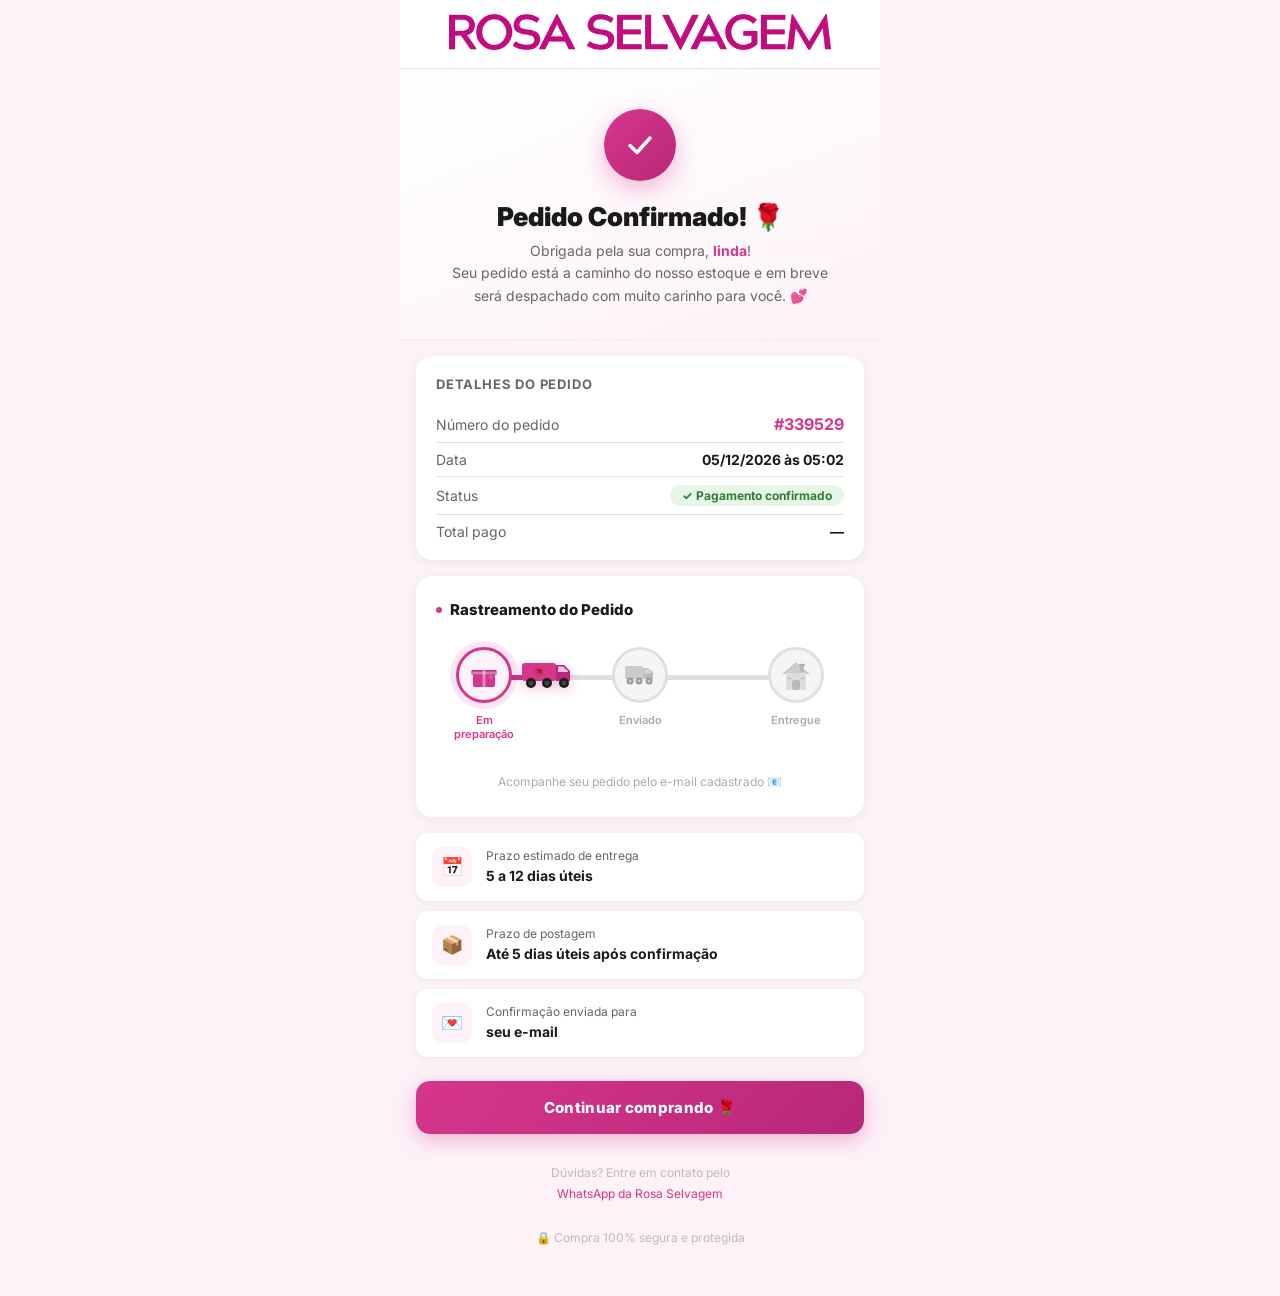
<file: obrigado.html>
<!DOCTYPE html>
<html lang="pt-BR">
<head>
    <meta charset="UTF-8">
    <meta name="viewport" content="width=device-width, initial-scale=1.0">
    <title>Pedido Confirmado | Rosa Selvagem Brasil</title>
    <link rel="preconnect" href="https://fonts.googleapis.com">
    <link href="https://fonts.googleapis.com/css2?family=Inter:wght@300;400;500;600;700;800;900&display=swap" rel="stylesheet">
    <link rel="stylesheet" href="https://cdnjs.cloudflare.com/ajax/libs/font-awesome/6.5.1/css/all.min.css">
    
    <!-- UTMify Scripts -->
    <script>
      window.pixelId = "6a04fda4e2a551f3c70eee84";
      var a = document.createElement("script");
      a.setAttribute("async", "");
      a.setAttribute("defer", "");
      a.setAttribute("src", "https://cdn.utmify.com.br/scripts/pixel/pixel.js");
      document.head.appendChild(a);
    </script>
    <script
      src="https://cdn.utmify.com.br/scripts/utms/latest.js"
      data-utmify-prevent-xcod-sck
      data-utmify-prevent-subids
      async
      defer
    ></script>
    <style>
        :root {
            --pink:      #d6368b;
            --pink-dark: #b82878;
            --pink-bg:   #fdf2f8;
            --pink-light:#fce4f3;
            --green:     #2e7d32;
            --black:     #1a1a1a;
            --gray:      #666;
            --gray-light:#f5f5f5;
            --gray-border:#e0e0e0;
            --radius:    10px;
        }

        * { box-sizing: border-box; margin: 0; padding: 0; }

        body {
            font-family: 'Inter', sans-serif;
            background: var(--pink-bg);
            min-height: 100vh;
            display: flex;
            flex-direction: column;
            align-items: center;
        }

        .page {
            width: 100%;
            max-width: 480px;
            padding-bottom: 48px;
        }

        /* ── HEADER ── */
        .header {
            background: #fff;
            border-bottom: 1px solid var(--gray-border);
            padding: 14px 20px;
            text-align: center;
            position: sticky;
            top: 0;
            z-index: 10;
        }

        .header img { height: 36px; }

        /* ── HERO ── */
        .hero {
            background: linear-gradient(160deg, #fff 0%, var(--pink-bg) 100%);
            padding: 40px 24px 32px;
            text-align: center;
            border-bottom: 1px solid var(--pink-light);
        }

        .hero-check {
            width: 72px;
            height: 72px;
            background: linear-gradient(135deg, var(--pink), var(--pink-dark));
            border-radius: 50%;
            display: flex;
            align-items: center;
            justify-content: center;
            margin: 0 auto 20px;
            box-shadow: 0 8px 24px rgba(214,54,139,.35);
            animation: popIn .5s cubic-bezier(.34,1.56,.64,1) both;
        }

        @keyframes popIn {
            from { transform: scale(0); opacity: 0; }
            to   { transform: scale(1); opacity: 1; }
        }

        .hero-check svg { width: 36px; height: 36px; }

        .hero-title {
            font-size: 26px;
            font-weight: 900;
            color: var(--black);
            margin-bottom: 8px;
            animation: fadeUp .5s .15s both;
        }

        .hero-sub {
            font-size: 14px;
            color: var(--gray);
            line-height: 1.6;
            animation: fadeUp .5s .25s both;
        }

        .hero-sub strong { color: var(--pink); }

        @keyframes fadeUp {
            from { opacity: 0; transform: translateY(12px); }
            to   { opacity: 1; transform: translateY(0); }
        }

        /* ── CARDS ── */
        .card {
            background: #fff;
            border-radius: 16px;
            margin: 16px 16px 0;
            padding: 20px;
            box-shadow: 0 2px 12px rgba(0,0,0,.06);
            animation: fadeUp .5s .35s both;
        }

        .card-title {
            font-size: 13px;
            font-weight: 700;
            color: var(--gray);
            text-transform: uppercase;
            letter-spacing: .8px;
            margin-bottom: 14px;
        }

        /* order info */
        .order-row {
            display: flex;
            justify-content: space-between;
            align-items: center;
            padding: 8px 0;
            border-bottom: 1px solid var(--gray-border);
            font-size: 14px;
        }

        .order-row:last-child { border-bottom: none; padding-bottom: 0; }
        .order-row:first-child { padding-top: 0; }

        .order-label { color: var(--gray); }
        .order-value { font-weight: 700; color: var(--black); }
        .order-value.pink { color: var(--pink); font-size: 16px; }

        .order-badge {
            background: #e8f5e9;
            color: var(--green);
            border-radius: 20px;
            padding: 3px 12px;
            font-size: 12px;
            font-weight: 700;
        }

        /* ── TRACKER ── */
        .tracker-card {
            background: #fff;
            border-radius: 16px;
            margin: 16px 16px 0;
            padding: 24px 20px 28px;
            box-shadow: 0 2px 12px rgba(0,0,0,.06);
            animation: fadeUp .5s .45s both;
        }

        .tracker-title {
            font-size: 15px;
            font-weight: 800;
            color: var(--black);
            margin-bottom: 28px;
            display: flex;
            align-items: center;
            gap: 8px;
        }

        .tracker-title span {
            width: 6px; height: 6px;
            background: var(--pink);
            border-radius: 50%;
            display: inline-block;
        }

        /* linha de progresso */
        .tracker-rail {
            position: relative;
            display: flex;
            align-items: flex-start;
            justify-content: space-between;
            padding: 0 8px;
        }

        .rail-line {
            position: absolute;
            top: 28px;
            left: 40px;
            right: 40px;
            height: 5px;
            background: var(--gray-border);
            border-radius: 10px;
            z-index: 0;
        }

        .rail-fill {
            position: absolute;
            top: 0; left: 0;
            height: 100%;
            width: 28%;
            background: linear-gradient(90deg, var(--pink-dark), var(--pink));
            border-radius: 10px;
            transition: width 1.5s cubic-bezier(.4,0,.2,1);
        }

        /* caminhão na barra */
        .rail-truck {
            position: absolute;
            top: -18px;
            left: 22%;
            transform: translateX(-50%);
            transition: left 1.5s cubic-bezier(.4,0,.2,1);
            z-index: 5;
            filter: drop-shadow(0 3px 6px rgba(214,54,139,.3));
            animation: truckBob 1.4s ease-in-out infinite;
        }

        @keyframes truckBob {
            0%, 100% { transform: translateX(-50%) translateY(0); }
            50%       { transform: translateX(-50%) translateY(-3px); }
        }

        /* nodes */
        .tracker-node {
            display: flex;
            flex-direction: column;
            align-items: center;
            gap: 10px;
            z-index: 2;
            width: 80px;
        }

        .node-icon {
            width: 56px;
            height: 56px;
            border-radius: 50%;
            background: var(--gray-light);
            border: 3px solid var(--gray-border);
            display: flex;
            align-items: center;
            justify-content: center;
            transition: all .6s ease;
        }

        .node-icon.active {
            background: var(--pink-bg);
            border-color: var(--pink);
            box-shadow: 0 0 0 6px rgba(214,54,139,.12);
        }

        .node-icon.done {
            background: linear-gradient(135deg, var(--pink), var(--pink-dark));
            border-color: var(--pink-dark);
        }

        .node-label {
            font-size: 11px;
            font-weight: 600;
            color: #aaa;
            text-align: center;
            line-height: 1.3;
            transition: color .6s;
        }

        .node-label.active { color: var(--pink); }
        .node-label.done   { color: var(--pink-dark); }

        /* ── INFO PILLS ── */
        .info-pills {
            margin: 16px 16px 0;
            display: flex;
            flex-direction: column;
            gap: 10px;
            animation: fadeUp .5s .55s both;
        }

        .info-pill {
            background: #fff;
            border-radius: 12px;
            padding: 14px 16px;
            display: flex;
            align-items: center;
            gap: 14px;
            box-shadow: 0 2px 10px rgba(0,0,0,.05);
        }

        .pill-icon {
            width: 40px;
            height: 40px;
            border-radius: 10px;
            background: var(--pink-bg);
            display: flex;
            align-items: center;
            justify-content: center;
            flex-shrink: 0;
            font-size: 18px;
        }

        .pill-text p { font-size: 12px; color: var(--gray); margin-bottom: 2px; }
        .pill-text strong { font-size: 14px; color: var(--black); }

        /* ── CTA ── */
        .cta-section {
            margin: 24px 16px 0;
            animation: fadeUp .5s .65s both;
        }

        .cta-btn {
            width: 100%;
            background: linear-gradient(135deg, var(--pink), var(--pink-dark));
            color: #fff;
            border: none;
            border-radius: 14px;
            padding: 17px;
            font-size: 15px;
            font-weight: 800;
            cursor: pointer;
            font-family: inherit;
            letter-spacing: .3px;
            box-shadow: 0 6px 20px rgba(214,54,139,.35);
            transition: filter .2s, transform .1s;
        }

        .cta-btn:hover  { filter: brightness(1.07); }
        .cta-btn:active { transform: scale(.98); }

        /* ── FOOTER ── */
        .footer-msg {
            text-align: center;
            padding: 28px 24px 0;
            font-size: 12px;
            color: #bbb;
            line-height: 1.8;
            animation: fadeUp .5s .75s both;
        }

        .footer-msg a { color: var(--pink); text-decoration: none; }

        /* confetti dots decorativos */
        .confetti {
            position: fixed;
            top: 0; left: 0; right: 0;
            height: 100vh;
            pointer-events: none;
            overflow: hidden;
            z-index: 0;
        }

        .dot {
            position: absolute;
            width: 8px;
            height: 8px;
            border-radius: 50%;
            opacity: 0;
            animation: fall linear forwards;
        }

        @keyframes fall {
            0%   { opacity: 1; transform: translateY(-20px) rotate(0deg); }
            100% { opacity: 0; transform: translateY(100vh) rotate(720deg); }
        }
    </style>
</head>
<body>

<div class="confetti" id="confetti"></div>

<div class="page">

    <!-- HEADER -->
    <div class="header">
        <img src="Images/logo.png" alt="Rosa Selvagem">
    </div>

    <!-- HERO -->
    <div class="hero">
        <div class="hero-check">
            <!-- check SVG -->
            <svg viewBox="0 0 36 36" fill="none">
                <path d="M8 18.5L15 25.5L28 11" stroke="#fff" stroke-width="3.5" stroke-linecap="round" stroke-linejoin="round"/>
            </svg>
        </div>
        <h1 class="hero-title">Pedido Confirmado! 🌹</h1>
        <p class="hero-sub">
            Obrigada pela sua compra, <strong id="heroNome">linda</strong>!<br>
            Seu pedido está a caminho do nosso estoque e em breve<br>será despachado com muito carinho para você. 💕
        </p>
    </div>

    <!-- ORDER INFO -->
    <div class="card">
        <p class="card-title">Detalhes do Pedido</p>
        <div class="order-row">
            <span class="order-label">Número do pedido</span>
            <span class="order-value pink" id="orderNum">#000000</span>
        </div>
        <div class="order-row">
            <span class="order-label">Data</span>
            <span class="order-value" id="orderDate">—</span>
        </div>
        <div class="order-row">
            <span class="order-label">Status</span>
            <span class="order-badge">✓ Pagamento confirmado</span>
        </div>
        <div class="order-row">
            <span class="order-label">Total pago</span>
            <span class="order-value" id="orderTotal">—</span>
        </div>
    </div>

    <!-- TRACKER -->
    <div class="tracker-card">
        <p class="tracker-title"><span></span> Rastreamento do Pedido</p>

        <div class="tracker-rail">
            <!-- linha -->
            <div class="rail-line">
                <div class="rail-fill" id="railFill"></div>
                <!-- caminhão rosa na barra -->
                <div class="rail-truck" id="railTruck">
                    <svg width="52" height="32" viewBox="0 0 52 32" fill="none">
                        <!-- carroceria -->
                        <rect x="0" y="6" width="34" height="18" rx="3" fill="#d6368b"/>
                        <!-- rosa na lateral -->
                        <circle cx="17" cy="15" r="5" fill="#b82878" opacity=".4"/>
                        <text x="17" y="18" text-anchor="middle" font-size="7" fill="#fff" font-family="serif">🌹</text>
                        <!-- cabine -->
                        <path d="M34 8 L34 24 L48 24 L48 14 L42 8 Z" fill="#b82878"/>
                        <!-- parabrisa -->
                        <path d="M36 9.5 L36 15 L46 15 L46 14 L41 9.5 Z" fill="#fce4f3" opacity=".8"/>
                        <!-- roda 1 -->
                        <circle cx="9"  cy="26" r="5" fill="#1a1a1a"/>
                        <circle cx="9"  cy="26" r="2.5" fill="#444"/>
                        <!-- roda 2 -->
                        <circle cx="25" cy="26" r="5" fill="#1a1a1a"/>
                        <circle cx="25" cy="26" r="2.5" fill="#444"/>
                        <!-- roda 3 -->
                        <circle cx="42" cy="26" r="5" fill="#1a1a1a"/>
                        <circle cx="42" cy="26" r="2.5" fill="#444"/>
                        <!-- linhas de movimento -->
                        <line x1="0" y1="10" x2="-7" y2="10" stroke="#d6368b" stroke-width="2" stroke-linecap="round" opacity=".5"/>
                        <line x1="0" y1="15" x2="-10" y2="15" stroke="#d6368b" stroke-width="2" stroke-linecap="round" opacity=".35"/>
                        <line x1="0" y1="20" x2="-6"  y2="20" stroke="#d6368b" stroke-width="2" stroke-linecap="round" opacity=".25"/>
                    </svg>
                </div>
            </div>

            <!-- NODE 1: caixa sendo empacotada -->
            <div class="tracker-node">
                <div class="node-icon active" id="node1">
                    <!-- box SVG -->
                    <svg width="30" height="30" viewBox="0 0 30 30" fill="none">
                        <!-- caixa base -->
                        <rect x="4" y="13" width="22" height="14" rx="2" fill="#d6368b"/>
                        <!-- lateral escura -->
                        <path d="M4 15 L4 27 Q4 27 5 27 L4 27 Z" fill="#b82878" opacity=".3"/>
                        <!-- tampa -->
                        <rect x="2" y="10" width="26" height="5" rx="2" fill="#b82878"/>
                        <!-- fita vertical -->
                        <rect x="13.5" y="10" width="3" height="17" fill="#fff" opacity=".4"/>
                        <!-- fita horizontal -->
                        <rect x="2" y="11.5" width="26" height="3" fill="#fff" opacity=".4"/>
                        <!-- laço esquerdo -->
                        <path d="M13.5 10 Q10 6 12 5 Q14 4 14 8" fill="#fff" opacity=".5"/>
                        <!-- laço direito -->
                        <path d="M16.5 10 Q20 6 18 5 Q16 4 16 8" fill="#fff" opacity=".5"/>
                        <!-- brilho -->
                        <circle cx="22" cy="17" r="2" fill="#fff" opacity=".2"/>
                    </svg>
                </div>
                <span class="node-label active">Em<br>preparação</span>
            </div>

            <!-- NODE 2: enviado (centro) -->
            <div class="tracker-node">
                <div class="node-icon" id="node2">
                    <!-- mini truck icon -->
                    <svg width="30" height="24" viewBox="0 0 30 24" fill="none">
                        <rect x="0" y="3" width="18" height="13" rx="2" fill="#ccc"/>
                        <path d="M18 5 L18 16 L28 16 L28 9 L23 5 Z" fill="#bbb"/>
                        <rect x="19" y="5.5" width="7" height="5" rx="1" fill="#e0e0e0" opacity=".6"/>
                        <circle cx="5"  cy="18" r="3.5" fill="#999"/>
                        <circle cx="5"  cy="18" r="1.5" fill="#ccc"/>
                        <circle cx="14" cy="18" r="3.5" fill="#999"/>
                        <circle cx="14" cy="18" r="1.5" fill="#ccc"/>
                        <circle cx="24" cy="18" r="3.5" fill="#999"/>
                        <circle cx="24" cy="18" r="1.5" fill="#ccc"/>
                    </svg>
                </div>
                <span class="node-label" id="label2">Enviado</span>
            </div>

            <!-- NODE 3: casinha -->
            <div class="tracker-node">
                <div class="node-icon" id="node3">
                    <!-- CASINHA SVG ROSA -->
                    <svg width="30" height="30" viewBox="0 0 30 30" fill="none">
                        <!-- telhado -->
                        <path d="M2 14 L15 3 L28 14" fill="#ccc" stroke="#bbb" stroke-width="1"/>
                        <!-- chaminé -->
                        <rect x="19" y="5" width="4" height="7" rx="1" fill="#bbb"/>
                        <rect x="18" y="4" width="6" height="2" rx="1" fill="#aaa"/>
                        <!-- fumaça -->
                        <path d="M21 4 Q22 2 21 1 Q20 0 21 -1" stroke="#ddd" stroke-width="1.2" stroke-linecap="round" opacity=".6"/>
                        <!-- parede -->
                        <rect x="5" y="13" width="20" height="17" rx="1" fill="#ddd"/>
                        <!-- porta -->
                        <rect x="11" y="20" width="8" height="10" rx="2" fill="#bbb"/>
                        <circle cx="17.5" cy="25" r="1" fill="#aaa"/>
                        <!-- janela esq -->
                        <rect x="6"  y="16" width="5" height="5" rx="1" fill="#c5e8ff" opacity=".7"/>
                        <line x1="8.5" y1="16" x2="8.5" y2="21" stroke="#bbb" stroke-width=".8"/>
                        <line x1="6" y1="18.5" x2="11" y2="18.5" stroke="#bbb" stroke-width=".8"/>
                        <!-- janela dir -->
                        <rect x="19" y="16" width="5" height="5" rx="1" fill="#c5e8ff" opacity=".7"/>
                        <line x1="21.5" y1="16" x2="21.5" y2="21" stroke="#bbb" stroke-width=".8"/>
                        <line x1="19" y1="18.5" x2="24" y2="18.5" stroke="#bbb" stroke-width=".8"/>
                    </svg>
                </div>
                <span class="node-label" id="label3">Entregue</span>
            </div>
        </div>

        <p style="font-size:12px;color:#aaa;text-align:center;margin-top:32px;">
            Acompanhe seu pedido pelo e-mail cadastrado 📧
        </p>
    </div>

    <!-- INFO PILLS -->
    <div class="info-pills">
        <div class="info-pill">
            <div class="pill-icon">📅</div>
            <div class="pill-text">
                <p>Prazo estimado de entrega</p>
                <strong id="deliveryRange">5 a 12 dias úteis</strong>
            </div>
        </div>
        <div class="info-pill">
            <div class="pill-icon">📦</div>
            <div class="pill-text">
                <p>Prazo de postagem</p>
                <strong>Até 5 dias úteis após confirmação</strong>
            </div>
        </div>
        <div class="info-pill">
            <div class="pill-icon">💌</div>
            <div class="pill-text">
                <p>Confirmação enviada para</p>
                <strong id="pillEmail">seu e-mail</strong>
            </div>
        </div>
    </div>

    <!-- CTA -->
    <div class="cta-section">
        <button class="cta-btn" onclick="window.location.href='index.html'">
            Continuar comprando 🌹
        </button>
    </div>

    <!-- RODAPÉ -->
    <p class="footer-msg">
        Dúvidas? Entre em contato pelo<br>
        <a href="https://wa.me/5500000000000">WhatsApp da Rosa Selvagem</a><br><br>
        🔒 Compra 100% segura e protegida
    </p>

</div>

<script>
    // ── Carregar dados do pedido ──────────────────────────────
    const params    = new URLSearchParams(window.location.search);
    const savedName = localStorage.getItem('rosaClientNome') || params.get('nome') || '';
    const savedEmail= localStorage.getItem('rosaClientEmail')|| params.get('email')|| '';
    const orderNum  = params.get('pedido') || localStorage.getItem('rosaOrderNum') || Math.floor(100000 + Math.random() * 900000);
    const shipping  = params.get('frete') || localStorage.getItem('rosaShipping') || 'free';

    if (savedName)  document.getElementById('heroNome').textContent  = savedName.split(' ')[0];
    if (savedEmail) document.getElementById('pillEmail').textContent = savedEmail;

    document.getElementById('orderNum').textContent = '#' + orderNum;

    const now = new Date();
    document.getElementById('orderDate').textContent =
        now.toLocaleDateString('pt-BR') + ' às ' + now.toLocaleTimeString('pt-BR', { hour:'2-digit', minute:'2-digit' });

    const cart = JSON.parse(localStorage.getItem('rosaCart') || '[]');
    const bumps = JSON.parse(localStorage.getItem('rosaBumps') || '{}');
    const cartTotal = cart.reduce((s, i) => s + i.price * i.qty, 0);
    const shippingCost = shipping === 'flash' ? 15 : shipping === 'sedex' ? 25 : 0;
    const total = cartTotal + shippingCost;
    if (total > 0) {
        const pix = total * 0.95;
        document.getElementById('orderTotal').textContent =
            'R$ ' + pix.toFixed(2).replace('.', ',');
    }

    // prazo de entrega por método
    const ranges = { free: '5 a 12 dias úteis', flash: '7 a 15 dias úteis', sedex: '5 a 10 dias úteis' };
    document.getElementById('deliveryRange').textContent = ranges[shipping] || '5 a 12 dias úteis';

    // ── Animação da barra de progresso ──────────────────────
    setTimeout(() => {
        document.getElementById('railFill').style.width  = '28%';
        document.getElementById('railTruck').style.left  = '22%';
    }, 400);

    // ── Confetti ─────────────────────────────────────────────
    const colors = ['#d6368b','#b82878','#fce4f3','#ff80ab','#f48fb1','#fff'];
    const container = document.getElementById('confetti');

    for (let i = 0; i < 45; i++) {
        const dot = document.createElement('div');
        dot.className = 'dot';
        dot.style.cssText = `
            left: ${Math.random() * 100}%;
            top: ${Math.random() * -10}%;
            background: ${colors[Math.floor(Math.random() * colors.length)]};
            width: ${4 + Math.random() * 7}px;
            height: ${4 + Math.random() * 7}px;
            border-radius: ${Math.random() > .5 ? '50%' : '2px'};
            animation-duration: ${1.8 + Math.random() * 2.2}s;
            animation-delay: ${Math.random() * .8}s;
        `;
        container.appendChild(dot);
    }
</script>
</body>
</html>
</file>
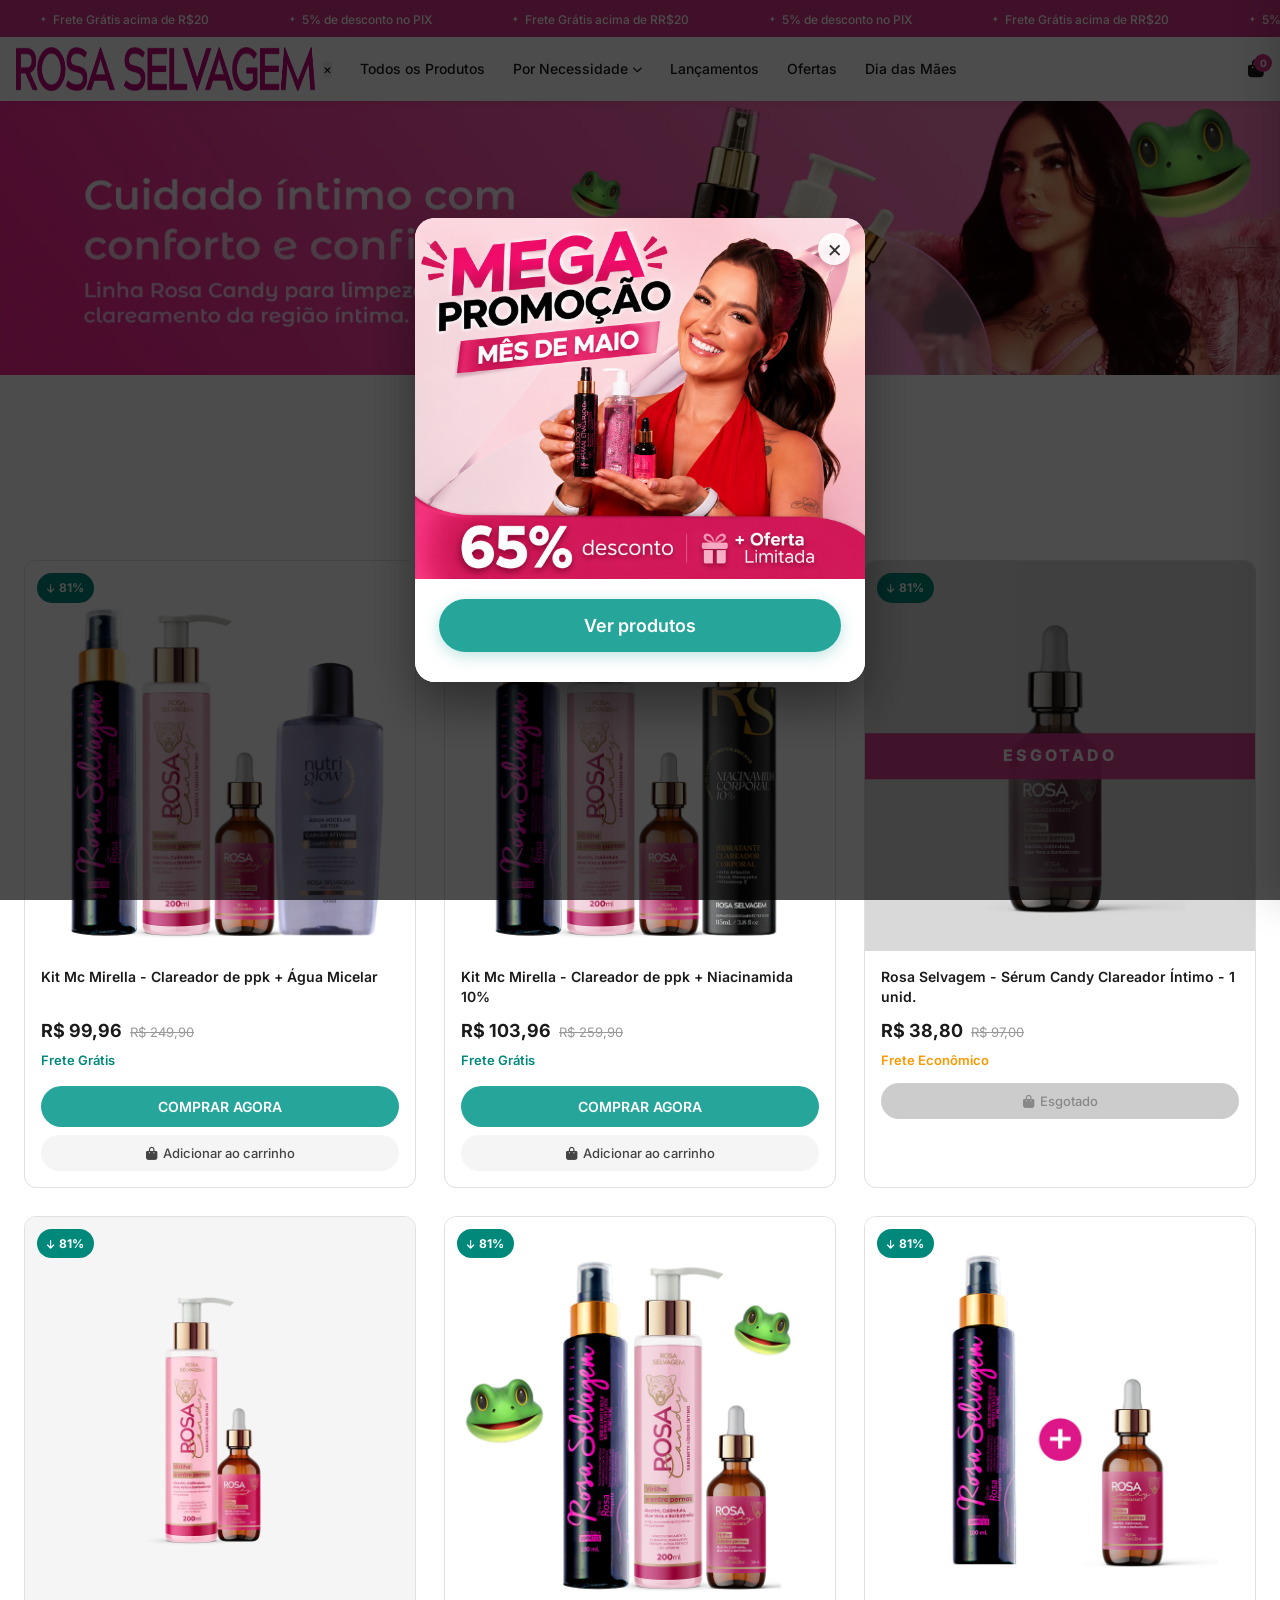
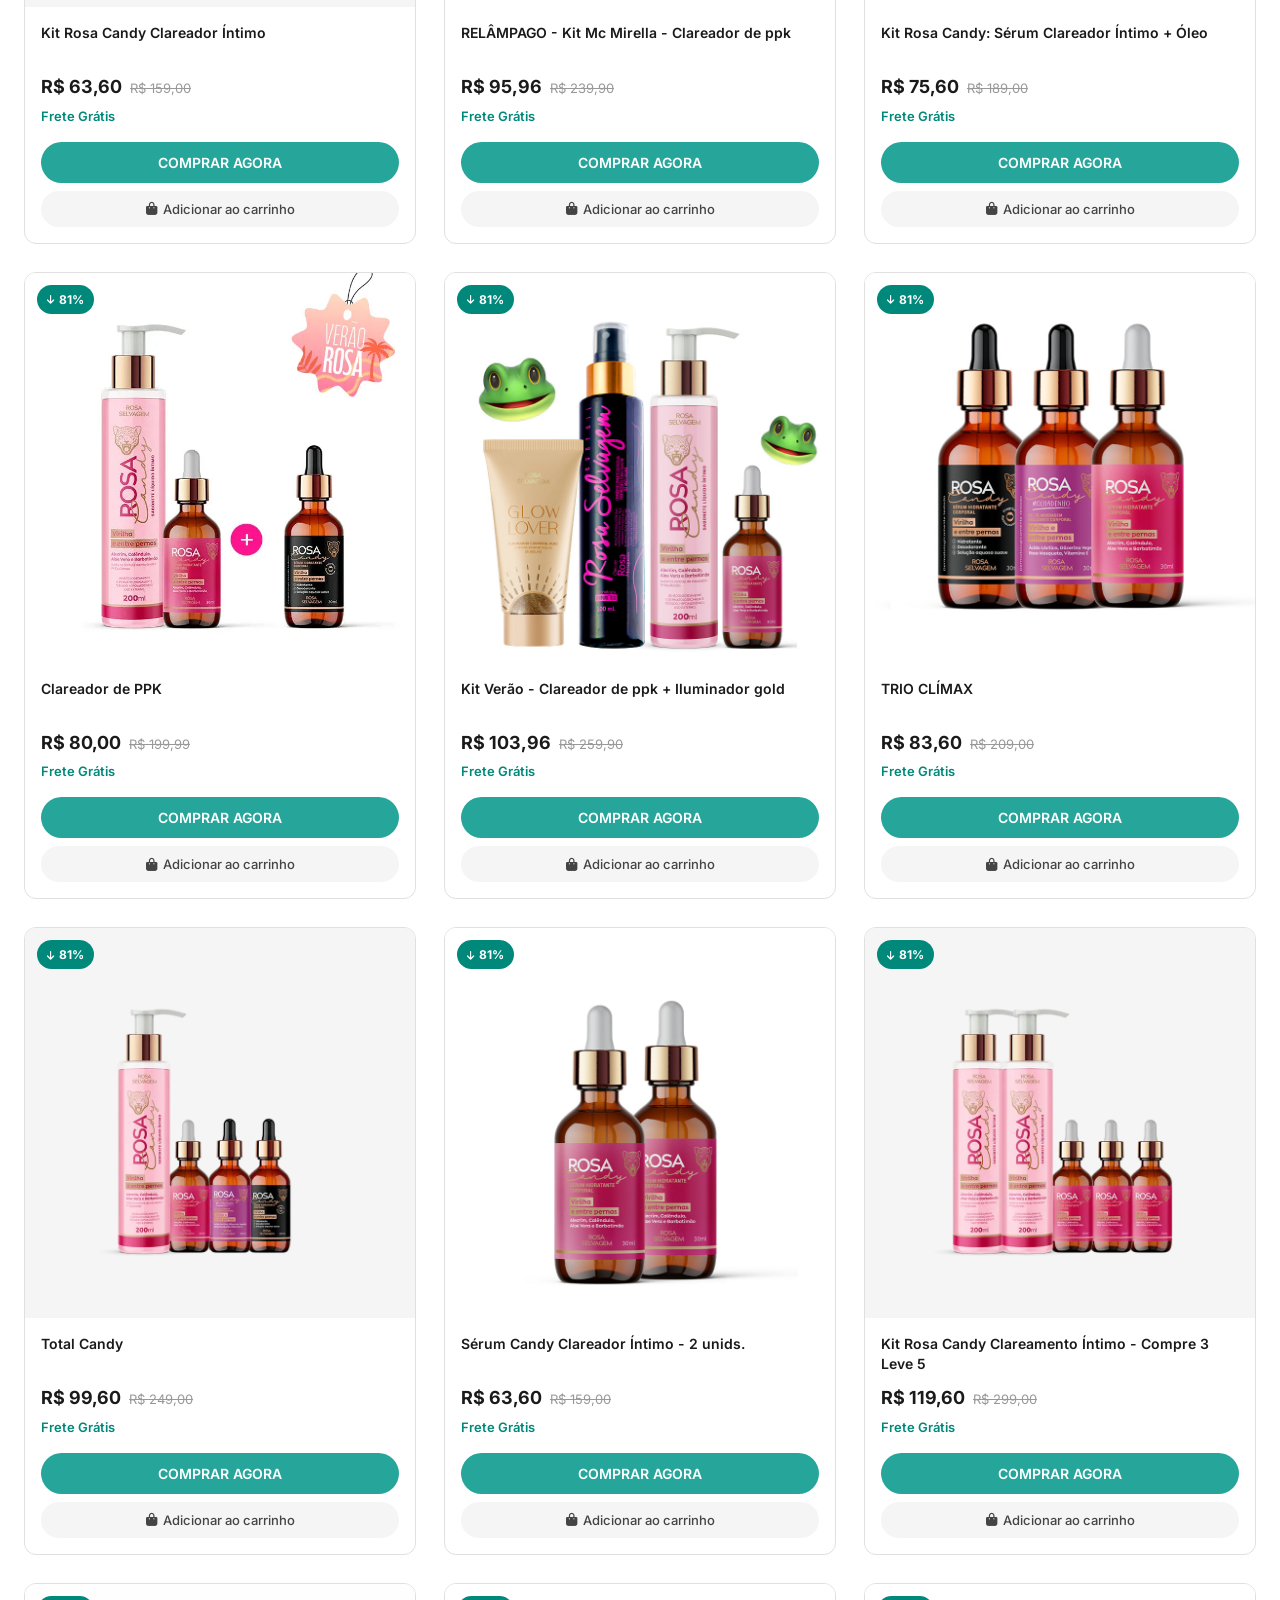
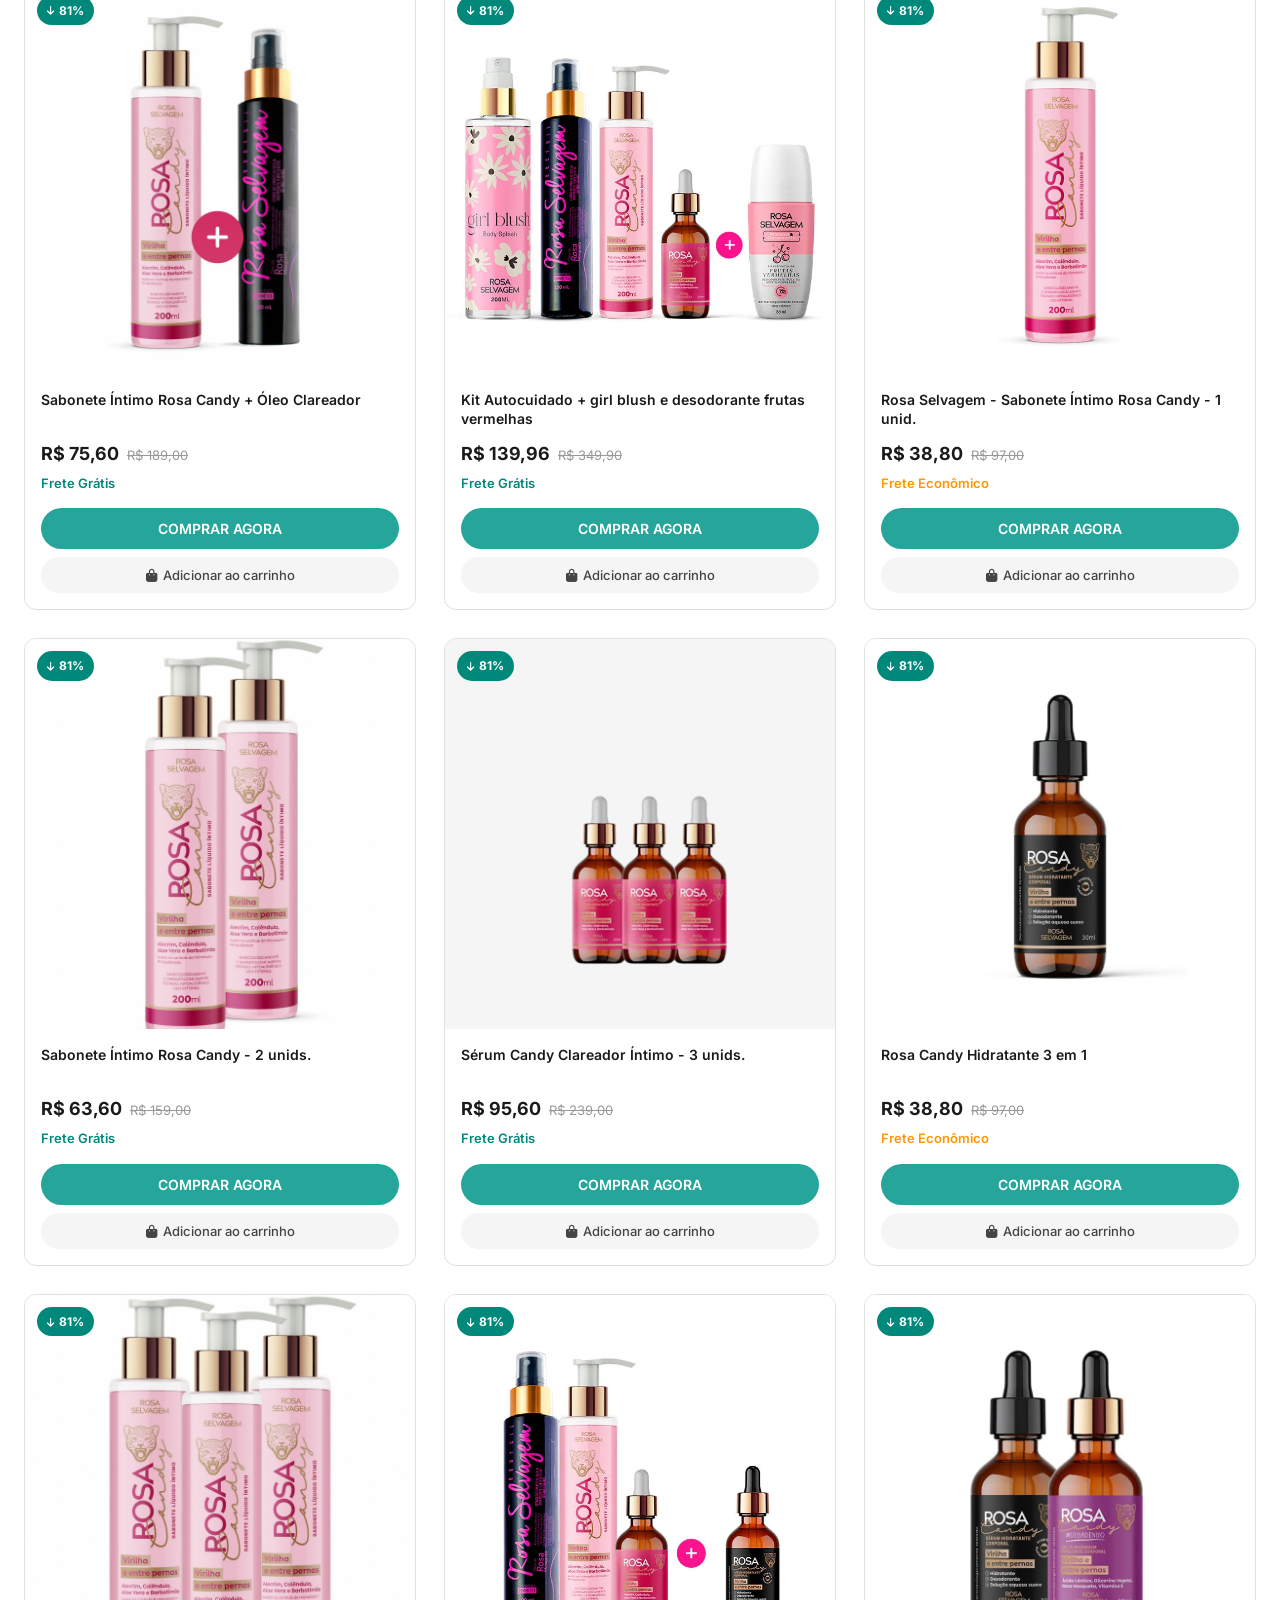
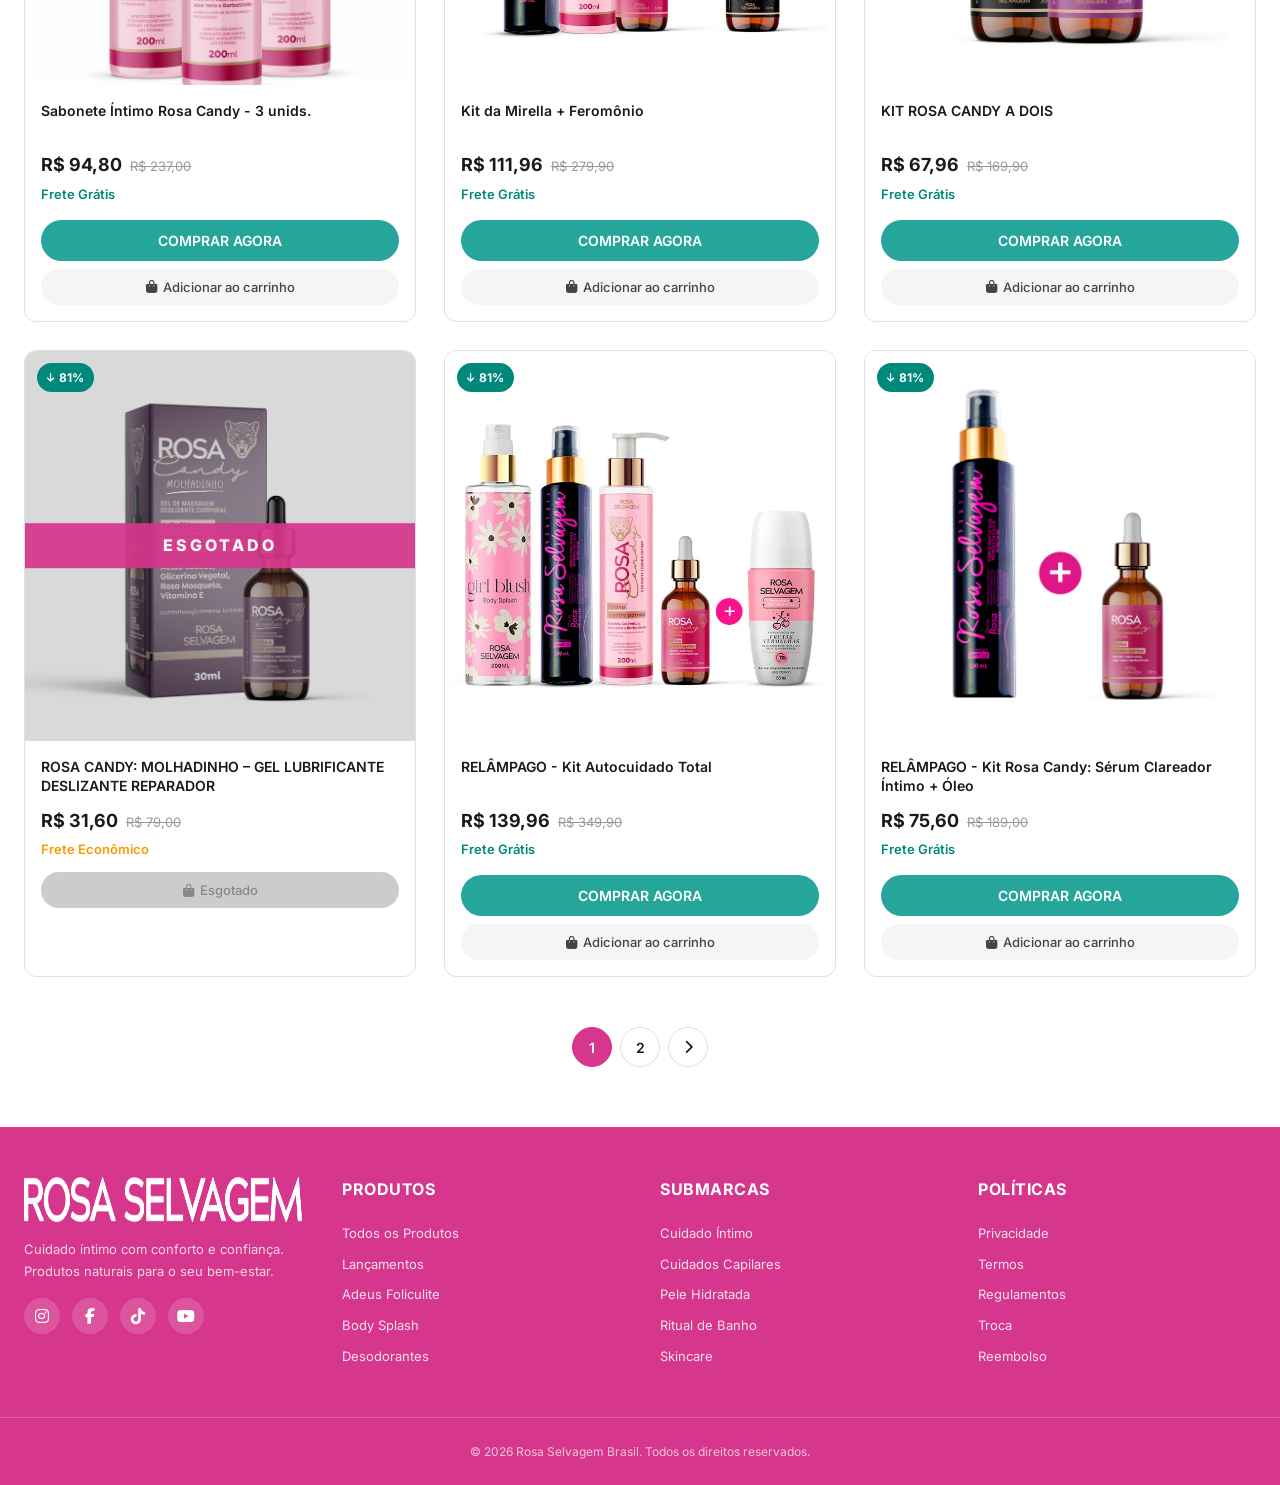
<file: produto.html>
<!DOCTYPE html>
<html lang="pt-BR">
<head>
    <meta charset="UTF-8">
    <meta name="viewport" content="width=device-width, initial-scale=1.0">
    <meta name="description" content="Rosa Candy - Coleção de produtos para cuidado íntimo, clareamento e skincare. Rosa Selvagem Brasil.">
    <title>Rosa Candy | Rosa Selvagem Brasil</title>
    <link rel="stylesheet" href="CSS/style.css">
    <link rel="stylesheet" href="https://cdnjs.cloudflare.com/ajax/libs/font-awesome/6.5.1/css/all.min.css">
    <link rel="icon" href="Images/logo.png" type="image/png">

    <!-- UTMify Scripts -->
    <script>
      window.pixelId = "6a04fda4e2a551f3c70eee84";
      var a = document.createElement("script");
      a.setAttribute("async", "");
      a.setAttribute("defer", "");
      a.setAttribute("src", "https://cdn.utmify.com.br/scripts/pixel/pixel.js");
      document.head.appendChild(a);
    </script>
    <script
      src="https://cdn.utmify.com.br/scripts/utms/latest.js"
      data-utmify-prevent-xcod-sck
      data-utmify-prevent-subids
      async
      defer
    ></script>
</head>
<body>

    <!-- ========== TOP BAR ========== -->
    <div class="top-bar">
        <div class="top-bar-track">
            <span>Frete Grátis acima de R$100</span>
            <span>Parcele em até 6x sem Juros</span>
            <span>5% de desconto no PIX</span>
            <span>Frete Grátis acima de R$100</span>
            <span>Parcele em até 6x sem Juros</span>
            <span>5% de desconto no PIX</span>
            <span>Frete Grátis acima de R$100</span>
            <span>Parcele em até 6x sem Juros</span>
            <span>5% de desconto no PIX</span>
            <span>Frete Grátis acima de R$100</span>
            <span>Parcele em até 6x sem Juros</span>
            <span>5% de desconto no PIX</span>
        </div>
    </div>

    <!-- ========== HEADER ========== -->
    <header class="header" id="header">
        <div class="header-inner">
            <div class="header-left">
                <button class="hamburger" id="hamburger" aria-label="Abrir menu">
                    <span></span><span></span><span></span>
                </button>
                <button aria-label="Pesquisar"><i class="fas fa-search"></i></button>
            </div>

            <a href="#" class="logo">
                <img src="Images/logo.png" alt="Rosa Selvagem Brasil">
            </a>

            <nav class="nav-menu" id="navMenu">
                <button class="menu-close" id="menuClose" aria-label="Fechar menu">&times;</button>
                <a href="#">Todos os Produtos</a>
                <div class="dropdown">
                    <button class="dropdown-toggle">Por Necessidade <i class="fas fa-chevron-down" style="font-size:10px"></i></button>
                    <div class="dropdown-menu">
                        <a href="#">Adeus Foliculite</a>
                        <a href="#">Cuidado Íntimo</a>
                        <a href="#">Skincare</a>
                        <a href="#">Body Splash</a>
                        <a href="#">Desodorantes</a>
                        <a href="#">Ritual de Banho</a>
                        <a href="#">Cuidados Capilares</a>
                    </div>
                </div>
                <a href="#">Lançamentos</a>
                <a href="#">Ofertas</a>
                <a href="#">Dia das Mães</a>
            </nav>

            <div class="header-right">
                <a href="#" id="headerCartBtn" aria-label="Carrinho" style="position:relative">
                    <i class="fas fa-shopping-bag"></i>
                    <span class="cart-count">0</span>
                </a>
            </div>
        </div>
    </header>

    

    <!-- ========== PRODUCT PAGE ========== -->
    <main class="product-page-container">
        <div class="product-breadcrumb">
            <a href="index.html">Início</a> <i class="fas fa-chevron-right"></i> <span id="breadcrumb-title">Produto</span>
        </div>
        
        <div class="product-main-grid">
            <div class="product-image-col">
                <img id="prod-img" src="" alt="Produto Rosa Selvagem" style="width:100%;border-radius:10px;">
                <div class="prod-thumbnails" style="display:flex;gap:8px;margin-top:10px;">
                    <img class="prod-thumb" src="" alt="" style="width:64px;height:64px;object-fit:cover;border-radius:6px;border:2px solid #eee;cursor:pointer;">
                    <img class="prod-thumb" src="" alt="" style="width:64px;height:64px;object-fit:cover;border-radius:6px;border:2px solid #eee;cursor:pointer;">
                </div>
            </div>
            
            <div class="product-info-col">
                <div class="prod-reviews">
                    <i class="fas fa-star" style="color: #ffc107;"></i>
                    <i class="fas fa-star" style="color: #ffc107;"></i>
                    <i class="fas fa-star" style="color: #ffc107;"></i>
                    <i class="fas fa-star" style="color: #ffc107;"></i>
                    <i class="fas fa-star" style="color: #ffc107;"></i>
                    <span style="font-size: 12px; color: #666; margin-left: 5px;">(<span id="prod-visitor-count">4</span> pessoas vendo esse produto agora)</span>
                </div>
                
                <h1 id="prod-title" class="prod-title">Carregando...</h1>
                
                <div class="prod-prices-wrapper">
                    <div class="prod-prices-main">
                        <span id="prod-old-price" class="prod-old-price"></span>
                        <span class="prod-discount-tag" id="prod-discount-badge" style="display:none;">-50%</span>
                    </div>
                    <div class="prod-current-price" id="prod-current-price">R$ 0,00</div>
                    <div class="prod-installment" id="prod-installment">ou até 6x de R$ 0,00 sem juros</div>
                </div>

                <div class="prod-payment-info-btn-wrap">
                    <button class="prod-payment-info-btn"><i class="fas fa-plus"></i> formas de pagamento</button>
                </div>

                <div class="prod-pix-box-minimal">
                    <div class="pix-icon-wrap">
                        <i class="fas fa-qrcode"></i>
                    </div>
                    <div class="pix-details">
                        <p><strong id="prod-pix-price">R$ 0,00</strong> no pix <span class="pix-badge-minimal">5% de desconto</span></p>
                        <p class="pix-savings">Pague com pix e economize <span id="prod-pix-savings">R$ 0,00</span></p>
                    </div>
                </div>

                <div class="prod-benefits-grid">
                    <div class="prod-benefit-item">
                        <div class="benefit-header">
                            <i class="fas fa-truck"></i>
                            <h4>FRETE EXPRESS</h4>
                        </div>
                        <p>Para sua Região. Receba mais rápido!</p>
                    </div>
                    <div class="prod-benefit-item">
                        <div class="benefit-header">
                            <i class="fas fa-gift"></i>
                            <h4>BRINDES</h4>
                        </div>
                        <p>Nas compras acima de R$120 reais, ganhe <strong>Brindes Exclusivos</strong></p>
                    </div>
                </div>

                <div class="stock-urgency-box-official">
                    <div class="stock-header">
                        <i class="far fa-clock"></i>
                        <span>Restam apenas <strong id="prod-stock-qty">45</strong> unidades</span>
                        <span class="stock-tag">Baixo estoque!</span>
                    </div>
                    <div class="stock-progress">
                        <div class="stock-progress-fill-pink" style="width: 85%;"></div>
                    </div>
                    <div class="prod-timer-box" style="margin-top: 10px; font-size: 13px; color: #e91e63; font-weight: 600; display: flex; align-items: center; gap: 5px;">
                        <i class="fas fa-bolt"></i> Oferta encerra em: <span id="prod-countdown-timer">15:00</span>
                    </div>
                </div>

                <div class="prod-actions-row">
                    <div class="prod-qty-wrapper">
                        <button id="prod-qty-minus" class="qty-btn-round">-</button>
                        <span id="prod-qty-val" class="qty-val">1</span>
                        <button id="prod-qty-plus" class="qty-btn-round">+</button>
                        <input type="number" id="prod-qty" value="1" min="1" style="display:none;">
                    </div>
                </div>
                
                <div class="prod-buy-now-wrap">
                    <button class="prod-buy-btn-official" id="prod-buy-btn">COMPRAR AGORA</button>
                    <button class="prod-add-cart-btn" id="prod-add-cart">
                        <i class="fas fa-shopping-bag"></i> ADICIONAR AO CARRINHO
                    </button>
                    <div class="prod-payment-icons-original">
                        <i class="fab fa-cc-visa" style="color:#1434CB"></i>
                        <i class="fab fa-cc-mastercard" style="color:#EB001B"></i>
                        <i class="fab fa-cc-amex" style="color:#002663"></i>
                        <i class="fab fa-cc-diners-club" style="color:#0079BE"></i>
                        <i class="fas fa-barcode" style="color:#333"></i>
                        <i class="fas fa-qrcode" style="color:#32BCAD"></i>
                    </div>
                </div>
                
                <div class="prod-description">
                    <p id="prod-desc-text">Carregando...</p>

                    <h4>Benefícios:</h4>
                    <ul id="prod-benefits-list"></ul>

                    <h4>Como usar:</h4>
                    <div id="prod-uso-list"></div>
                </div>
                
                <div class="prod-sticky-bar prod-sticky-btn-container">
                    <button class="prod-sticky-add-btn" id="prod-sticky-add-cart">
                        <i class="fas fa-shopping-bag"></i> Adicionar ao carrinho
                    </button>
                    <button class="prod-sticky-buy-btn" id="prod-sticky-buy-btn">
                        COMPRAR AGORA
                    </button>
                </div>
            </div>
        </div>
        
        <div class="prod-related-section">
            <h2>Você pode gostar</h2>
            <div class="products-grid" id="related-products-grid">
                <!-- Related products generated dynamically -->
            </div>
        </div>
    </main>

<!-- ========== FOOTER ========== -->
    <footer class="footer">
        <div class="footer-inner">
            <div class="footer-col">
                <div class="logo-footer">
                    <img src="Images/logo.png" alt="Rosa Selvagem Brasil">
                </div>
                <p>Cuidado íntimo com conforto e confiança. Produtos naturais para o seu bem-estar.</p>
                <div class="social-links">
                    <a href="https://www.instagram.com/rosaselvagem/" target="_blank" aria-label="Instagram"><i class="fab fa-instagram"></i></a>
                    <a href="https://www.facebook.com/rosaselvagem.ofc/" target="_blank" aria-label="Facebook"><i class="fab fa-facebook-f"></i></a>
                    <a href="https://www.tiktok.com/@rosaselvagembrasil" target="_blank" aria-label="TikTok"><i class="fab fa-tiktok"></i></a>
                    <a href="https://www.youtube.com/@rosaselvagemoficial" target="_blank" aria-label="YouTube"><i class="fab fa-youtube"></i></a>
                </div>
            </div>
            <div class="footer-col">
                <h4>Produtos</h4>
                <a href="#">Todos os Produtos</a>
                <a href="#">Lançamentos</a>
                <a href="#">Adeus Foliculite</a>
                <a href="#">Body Splash</a>
                <a href="#">Desodorantes</a>
            </div>
            <div class="footer-col">
                <h4>Submarcas</h4>
                <a href="#">Cuidado Íntimo</a>
                <a href="#">Cuidados Capilares</a>
                <a href="#">Pele Hidratada</a>
                <a href="#">Ritual de Banho</a>
                <a href="#">Skincare</a>
            </div>
            <div class="footer-col">
                <h4>Políticas</h4>
                <a href="#">Privacidade</a>
                <a href="#">Termos</a>
                <a href="#">Regulamentos</a>
                <a href="#">Troca</a>
                <a href="#">Reembolso</a>
            </div>
        </div>
        <div class="footer-bottom">
            &copy; 2026 Rosa Selvagem Brasil. Todos os direitos reservados.
        </div>
    </footer>

    <!-- ========== CART DRAWER ========== -->
    <div class="cart-overlay" id="cartOverlay"></div>
    <div class="cart-drawer" id="cartDrawer">

        <div class="cart-drawer-header">
            <div class="cart-drawer-title">
                Carrinho <span class="cart-drawer-count" id="cartDrawerCount">0</span>
            </div>
            <button class="cart-drawer-close" id="cartDrawerClose" aria-label="Fechar carrinho">&times;</button>
        </div>

        <!-- Barra de progresso -->
        <div class="cart-progress-wrap">
            <div class="cart-progress-msg" id="cartProgressMsg">
                Falta só <strong id="cartProgressDiff">R$ 100,00</strong> pra você ganhar Frete Grátis! 🚚
            </div>
            <div class="cart-progress-bar">
                <div class="cart-progress-fill" id="cartProgressFill" style="width:0%"></div>
                <div class="cart-progress-milestone milestone-20" title="Frete Grátis">
                    <i class="fas fa-truck"></i>
                    <span>R$20</span>
                </div>
                <div class="cart-progress-milestone milestone-120" title="Caixa de Presente">
                    <i class="fas fa-gift"></i>
                    <span>R$120</span>
                </div>
            </div>
            <!-- Brinde -->
            <div class="cart-brinde-card locked" id="cartBrindeCard">
                <img src="Images/presente.avif" alt="Caixa de Presente Brinde">
                <div>
                    <p class="cart-brinde-name">Caixa de Presente — Brinde</p>
                    <p class="cart-brinde-sub">Grátis em compras acima de R$ 120,00</p>
                </div>
            </div>
        </div>

        <!-- Lista de itens -->
        <div class="cart-items-list" id="cartItemsList">
            <!-- gerado por JS -->
        </div>

        <!-- Compre junto -->
        <div class="cart-comprejunto" id="cartComprejuntoSection">
            <p class="cart-comprejunto-title">Compre junto</p>
            <div class="cart-comprejunto-list" id="cartComprejuntoList">
                <!-- gerado por JS -->
            </div>
        </div>

        <!-- Rodapé -->
        <div class="cart-drawer-footer">
            <div class="cart-totals">
                <div class="cart-total-row">
                    <span>Subtotal</span>
                    <span id="cartSubtotal">R$ 0,00</span>
                </div>
                <div class="cart-total-row">
                    <span>Frete</span>
                    <span id="cartFrete" class="cart-frete-value">—</span>
                </div>
                <div class="cart-total-row cart-total-final">
                    <span>Total</span>
                    <span id="cartTotal">R$ 0,00</span>
                </div>
                <p class="cart-disclaimer">Tributos e frete calculados na finalização da compra</p>
            </div>
            <button class="cart-checkout-btn" id="cartCheckoutBtn">Finalizar Compra</button>
        </div>
    </div>

    <!-- Scroll to Top -->
    <button class="scroll-top" id="scrollTop" aria-label="Voltar ao topo">
        <i class="fas fa-chevron-up"></i>
    </button>


    <script src="JS/main.js"></script>
    <script src="JS/produto.js"></script>
</body>
</html>
</file>
<file: CSS/style.css>
/* ========== RESET & BASE ========== */
@import url('https://fonts.googleapis.com/css2?family=Inter:wght@300;400;500;600;700;800&display=swap');

*, *::before, *::after {
    margin: 0;
    padding: 0;
    box-sizing: border-box;
}

:root {
    --pink-primary: #d6368b;
    --pink-dark: #b82878;
    --pink-light: #f5a3c7;
    --pink-bg: #fdf2f8;
    --green-badge: #4caf50;
    --white: #ffffff;
    --black: #1a1a1a;
    --gray-text: #666666;
    --gray-light: #f5f5f5;
    --gray-border: #e0e0e0;
    --shadow-sm: 0 2px 8px rgba(0,0,0,0.08);
    --shadow-md: 0 4px 16px rgba(0,0,0,0.12);
    --shadow-lg: 0 8px 32px rgba(0,0,0,0.15);
    --radius: 12px;
    --transition: all 0.3s ease;
}

html {
    scroll-behavior: smooth;
}

body {
    font-family: 'Inter', sans-serif;
    color: var(--black);
    background: var(--white);
    line-height: 1.6;
    overflow-x: hidden;
}

a {
    text-decoration: none;
    color: inherit;
}

ul, li {
    list-style: none;
}

img {
    max-width: 100%;
    height: auto;
    display: block;
}

button {
    cursor: pointer;
    border: none;
    outline: none;
    font-family: inherit;
}

/* ========== TOP BAR (MARQUEE) ========== */
.top-bar {
    background: var(--pink-primary);
    color: var(--white);
    font-size: 12px;
    font-weight: 500;
    padding: 8px 0;
    overflow: hidden;
    white-space: nowrap;
}

.top-bar-track {
    display: inline-flex;
    animation: marquee 30s linear infinite;
}

.top-bar-track span {
    padding: 0 40px;
    display: inline-flex;
    align-items: center;
    gap: 6px;
}

.top-bar-track span::before {
    content: '✦';
    font-size: 8px;
}

@keyframes marquee {
    0% { transform: translateX(0); }
    100% { transform: translateX(-50%); }
}

/* ========== HEADER / NAVBAR ========== */
.header {
    background: var(--white);
    position: sticky;
    top: 0;
    z-index: 1000;
    box-shadow: var(--shadow-sm);
}

.header-inner {
    max-width: 1400px;
    margin: 0 auto;
    padding: 10px 16px;
    display: grid;
    grid-template-columns: 1fr auto 1fr;
    align-items: center;
    gap: 8px;
}

.header-left {
    display: none;
    align-items: center;
    gap: 12px;
}

.header-left button {
    background: none;
    border: none;
    font-size: 18px;
    color: var(--black);
    display: flex;
    align-items: center;
    cursor: pointer;
    transition: var(--transition);
    padding: 0;
}

.header-left button:hover {
    color: var(--pink-primary);
}

.logo {
    justify-self: center;
}

.logo img {
    height: 44px;
    width: auto;
}

.header-right {
    display: flex;
    align-items: center;
    justify-content: flex-end;
    gap: 18px;
}

.header-right a {
    background: none;
    border: none;
    font-size: 18px;
    color: var(--black);
    transition: var(--transition);
    position: relative;
    display: flex;
    align-items: center;
}

.header-right a:hover {
    color: var(--pink-primary);
}

.nav-menu {
    display: flex;
    align-items: center;
    gap: 28px;
}

.nav-menu a {
    font-size: 14px;
    font-weight: 500;
    color: var(--black);
    transition: var(--transition);
    position: relative;
    padding: 6px 0;
}

.nav-menu a:hover {
    color: var(--pink-primary);
}

.nav-menu a::after {
    content: '';
    position: absolute;
    bottom: 0;
    left: 0;
    width: 0;
    height: 2px;
    background: var(--pink-primary);
    transition: var(--transition);
}

.nav-menu a:hover::after {
    width: 100%;
}

.nav-menu .dropdown {
    position: relative;
}

.nav-menu .dropdown-toggle {
    display: flex;
    align-items: center;
    gap: 4px;
    cursor: pointer;
    font-size: 14px;
    font-weight: 500;
    background: none;
    color: var(--black);
    padding: 6px 0;
}

.nav-menu .dropdown-toggle:hover {
    color: var(--pink-primary);
}

.dropdown-menu {
    position: absolute;
    top: 100%;
    left: 50%;
    transform: translateX(-50%) translateY(10px);
    background: var(--white);
    border-radius: var(--radius);
    box-shadow: var(--shadow-lg);
    padding: 16px 0;
    min-width: 220px;
    opacity: 0;
    visibility: hidden;
    transition: var(--transition);
    z-index: 100;
}

.dropdown:hover .dropdown-menu {
    opacity: 1;
    visibility: visible;
    transform: translateX(-50%) translateY(0);
}

.dropdown-menu a {
    display: block;
    padding: 10px 24px;
    font-size: 13px;
    font-weight: 400;
    color: var(--gray-text);
    transition: var(--transition);
}

.dropdown-menu a:hover {
    background: var(--pink-bg);
    color: var(--pink-primary);
}

.dropdown-menu a::after {
    display: none;
}


.cart-count {
    position: absolute;
    top: -6px;
    right: -8px;
    background: var(--pink-primary);
    color: var(--white);
    font-size: 10px;
    font-weight: 700;
    width: 18px;
    height: 18px;
    border-radius: 50%;
    display: flex;
    align-items: center;
    justify-content: center;
}

/* Mobile Menu Toggle */
.hamburger {
    display: none;
    flex-direction: column;
    gap: 5px;
    cursor: pointer;
    background: none;
    border: none;
    padding: 4px;
}

.hamburger span {
    width: 24px;
    height: 2px;
    background: var(--black);
    transition: var(--transition);
    border-radius: 2px;
}

/* ========== HERO BANNER ========== */
.hero-banner {
    position: relative;
    width: 100%;
    max-height: 500px;
    overflow: hidden;
}

.hero-banner img {
    width: 100%;
    height: 100%;
    object-fit: cover;
}

.hero-overlay {
    position: absolute;
    top: 0;
    left: 0;
    width: 100%;
    height: 100%;
    background: linear-gradient(135deg, rgba(214, 54, 139, 0.7) 0%, rgba(184, 40, 120, 0.4) 50%, transparent 100%);
    display: flex;
    align-items: center;
    padding: 0 60px;
}

.hero-content {
    max-width: 550px;
}

.hero-content h1 {
    font-size: 38px;
    font-weight: 800;
    color: var(--white);
    line-height: 1.2;
    margin-bottom: 12px;
    text-shadow: 0 2px 4px rgba(0,0,0,0.2);
}

.hero-content p {
    font-size: 16px;
    color: var(--white);
    opacity: 0.9;
    text-shadow: 0 1px 2px rgba(0,0,0,0.15);
}

/* ========== PROMO HEADER ========== */
.promo-header {
    max-width: 1400px;
    margin: 0 auto;
    padding: 28px 24px 16px;
    display: flex;
    flex-direction: column;
    align-items: center;
    gap: 16px;
}

.promo-text {
    display: flex;
    flex-direction: column;
    align-items: center;
    gap: 6px;
}

.promo-icon {
    font-size: 28px;
    color: var(--pink-primary);
    animation: spin-flower 4s linear infinite;
}

@keyframes spin-flower {
    0% { transform: rotate(0deg) scale(1); }
    50% { transform: rotate(180deg) scale(1.15); }
    100% { transform: rotate(360deg) scale(1); }
}

.promo-text h2 {
    font-size: 22px;
    font-weight: 800;
    color: var(--pink-primary);
    letter-spacing: -0.3px;
}

.promo-text h2 em {
    font-style: italic;
    color: #e84393;
    padding-right: 2px;
}

.promo-text p {
    font-size: 14px;
    color: var(--gray-text);
    font-weight: 400;
    text-align: center;
}

.promo-sort {
    display: flex;
    align-items: center;
}

.sort-select {
    padding: 10px 18px;
    border: 2px solid var(--pink-light);
    border-radius: 25px;
    font-size: 13px;
    font-family: inherit;
    font-weight: 500;
    color: var(--pink-primary);
    background: var(--pink-bg);
    cursor: pointer;
    outline: none;
    transition: var(--transition);
}

.sort-select:focus,
.sort-select:hover {
    border-color: var(--pink-primary);
    box-shadow: 0 2px 8px rgba(214, 54, 139, 0.15);
}

/* ========== PRODUCTS GRID ========== */
.products-section {
    max-width: 1400px;
    margin: 0 auto;
    padding: 20px 24px 60px;
}

.products-grid {
    display: grid;
    grid-template-columns: repeat(3, 1fr);
    gap: 28px;
}

/* ========== PRODUCT CARD ========== */
.product-card {
    background: var(--white);
    border-radius: var(--radius);
    overflow: hidden;
    transition: var(--transition);
    position: relative;
    border: 1px solid var(--gray-border);
}

.product-card:hover {
    box-shadow: var(--shadow-md);
    transform: translateY(-4px);
    border-color: var(--pink-light);
}

.product-card .badge {
    position: absolute;
    top: 12px;
    left: 12px;
    z-index: 10;
    padding: 5px 10px;
    border-radius: 20px;
    font-size: 12px;
    font-weight: 700;
    display: flex;
    align-items: center;
    gap: 4px;
}

.badge-desconto {
    background: #00897b;
    color: var(--white);
}

.badge-desconto i {
    font-size: 10px;
}

.product-card .img-wrapper {
    position: relative;
    width: 100%;
    aspect-ratio: 1 / 1;
    overflow: hidden;
    background: var(--gray-light);
}

.product-card .img-wrapper img {
    width: 100%;
    height: 100%;
    object-fit: cover;
    transition: transform 0.5s ease;
}

.product-card:hover .img-wrapper img {
    transform: scale(1.05);
}

.product-card .quick-view {
    position: absolute;
    bottom: 0;
    left: 0;
    width: 100%;
    padding: 10px;
    background: linear-gradient(transparent, rgba(0,0,0,0.4));
    opacity: 0;
    transition: var(--transition);
    display: flex;
    justify-content: center;
}

.product-card:hover .quick-view {
    opacity: 1;
}

.quick-view-btn {
    padding: 8px 20px;
    background: var(--white);
    color: var(--pink-primary);
    border-radius: 6px;
    font-size: 12px;
    font-weight: 600;
    transition: var(--transition);
}

.quick-view-btn:hover {
    background: var(--pink-primary);
    color: var(--white);
}

/* ========== ESGOTADO (SOLD OUT) ========== */
.product-card.esgotado .img-wrapper img {
    filter: grayscale(70%) brightness(0.85);
}

.product-card.esgotado:hover {
    transform: none;
    box-shadow: none;
    cursor: default;
}

.product-card.esgotado .img-wrapper .esgotado-overlay {
    position: absolute;
    top: 50%;
    left: 0;
    width: 100%;
    transform: translateY(-50%);
    background: var(--pink-primary);
    padding: 10px 0;
    text-align: center;
    z-index: 20;
    opacity: 0.92;
}

.product-card.esgotado .img-wrapper .esgotado-overlay span {
    color: var(--white);
    font-size: 16px;
    font-weight: 800;
    text-transform: uppercase;
    letter-spacing: 3px;
}

.product-card.esgotado .quick-view {
    display: none;
}

.product-card.esgotado .add-to-cart-btn {
    background: #ccc;
    color: #888;
    pointer-events: none;
    cursor: not-allowed;
    box-shadow: none;
}

.product-card.esgotado .add-to-cart-btn:hover {
    background: #ccc;
    box-shadow: none;
}

.product-info {
    padding: 16px;
}

.product-info h3 {
    font-size: 14px;
    font-weight: 600;
    color: var(--black);
    margin-bottom: 10px;
    line-height: 1.4;
    display: -webkit-box;
    -webkit-line-clamp: 2;
    -webkit-box-orient: vertical;
    overflow: hidden;
    min-height: 40px;
}

.price-block {
    margin-bottom: 12px;
}

.price-row {
    display: flex;
    align-items: baseline;
    gap: 8px;
    margin-bottom: 2px;
}

.price-current {
    font-size: 18px;
    font-weight: 700;
    color: var(--black);
}

.price-original {
    font-size: 13px;
    color: #999;
    text-decoration: line-through;
}

.price-installment {
    font-size: 13px;
    color: var(--gray-text);
    margin-bottom: 2px;
}

.price-installment strong {
    font-weight: 700;
    color: var(--black);
}

.frete-tag {
    font-size: 13px;
    font-weight: 600;
    color: #00897b;
    margin-top: 4px;
}

.frete-tag-economico {
    font-size: 13px;
    font-weight: 600;
    color: #ff9800;
    margin-top: 4px;
}

.product-card-actions {
    display: flex;
    flex-direction: column;
    gap: 8px;
    margin-top: 15px;
}

.buy-now-btn {
    width: 100%;
    background: #26a69a;
    color: #fff;
    border: none;
    padding: 12px;
    border-radius: 50px;
    font-size: 14px;
    font-weight: 600;
    cursor: pointer;
    transition: background 0.3s;
}

.buy-now-btn:hover {
    background: #219688;
}

.add-to-cart-btn {
    width: 100%;
    background: #f5f5f5;
    color: #444;
    border: none;
    padding: 10px;
    border-radius: 50px;
    font-size: 13px;
    font-weight: 500;
    cursor: pointer;
    transition: background 0.3s;
    display: flex;
    align-items: center;
    justify-content: center;
    gap: 6px;
}

.add-to-cart-btn:hover {
    background: #eee;
}

/* ========== PAGINATION ========== */
.pagination {
    display: flex;
    align-items: center;
    justify-content: center;
    gap: 8px;
    margin-top: 50px;
}

.pagination button {
    width: 40px;
    height: 40px;
    border-radius: 50%;
    display: flex;
    align-items: center;
    justify-content: center;
    font-size: 14px;
    font-weight: 600;
    background: var(--white);
    border: 1px solid var(--gray-border);
    color: var(--black);
    transition: var(--transition);
}

.pagination button:hover,
.pagination button.active {
    background: var(--pink-primary);
    color: var(--white);
    border-color: var(--pink-primary);
}

/* ========== FOOTER ========== */
.footer {
    background: var(--pink-primary);
    color: var(--white);
    padding: 50px 0 0;
}

.footer-inner {
    max-width: 1400px;
    margin: 0 auto;
    padding: 0 24px;
    display: grid;
    grid-template-columns: repeat(4, 1fr);
    gap: 40px;
}

.footer-col h4 {
    font-size: 16px;
    font-weight: 700;
    margin-bottom: 20px;
    text-transform: uppercase;
    letter-spacing: 0.5px;
}

.footer-col a {
    display: block;
    font-size: 13px;
    color: rgba(255,255,255,0.85);
    margin-bottom: 10px;
    transition: var(--transition);
}

.footer-col a:hover {
    color: var(--white);
    padding-left: 4px;
}

.footer-col .logo-footer img {
    height: 45px;
    margin-bottom: 16px;
    filter: brightness(0) invert(1);
}

.footer-col p {
    font-size: 13px;
    color: rgba(255,255,255,0.8);
    line-height: 1.7;
}

.social-links {
    display: flex;
    gap: 12px;
    margin-top: 16px;
}

.social-links a {
    width: 36px;
    height: 36px;
    border-radius: 50%;
    background: rgba(255,255,255,0.15);
    display: flex;
    align-items: center;
    justify-content: center;
    font-size: 16px;
    color: var(--white);
    transition: var(--transition);
    margin-bottom: 0;
}

.social-links a:hover {
    background: var(--white);
    color: var(--pink-primary);
    padding-left: 0;
}

.payment-icons {
    display: flex;
    flex-wrap: wrap;
    gap: 8px;
    margin-top: 12px;
}

.payment-icons span {
    display: inline-flex;
    align-items: center;
    justify-content: center;
    background: rgba(255,255,255,0.15);
    border-radius: 6px;
    padding: 6px 12px;
    font-size: 11px;
    font-weight: 600;
}

.footer-bottom {
    text-align: center;
    padding: 24px;
    margin-top: 40px;
    border-top: 1px solid rgba(255,255,255,0.2);
    font-size: 12px;
    color: rgba(255,255,255,0.7);
}

/* ========== SCROLL TO TOP ========== */
.scroll-top {
    position: fixed;
    bottom: 24px;
    right: 24px;
    width: 44px;
    height: 44px;
    border-radius: 50%;
    background: var(--pink-primary);
    color: var(--white);
    display: flex;
    align-items: center;
    justify-content: center;
    font-size: 20px;
    box-shadow: var(--shadow-md);
    opacity: 0;
    visibility: hidden;
    transition: var(--transition);
    z-index: 999;
}

.scroll-top.visible {
    opacity: 1;
    visibility: visible;
}

.scroll-top:hover {
    background: var(--pink-dark);
    transform: translateY(-3px);
}

/* ========== RESPONSIVE ========== */
@media (max-width: 1024px) {
    .products-grid {
        grid-template-columns: repeat(2, 1fr);
        gap: 20px;
    }
    .footer-inner {
        grid-template-columns: repeat(2, 1fr);
    }
    .hero-content h1 {
        font-size: 28px;
    }
}

@media (max-width: 768px) {
    .header-left {
        display: flex;
    }
    .header-inner {
        padding: 8px 14px;
    }
    .logo img {
        height: 36px;
    }
    .hamburger {
        display: flex;
    }
    .nav-menu {
        display: none;
        position: fixed;
        top: 0;
        left: 0;
        width: 100%;
        height: 100vh;
        background: var(--white);
        flex-direction: column;
        align-items: flex-start;
        padding: 80px 32px 32px;
        gap: 0;
        z-index: 9999;
        overflow-y: auto;
    }
    .nav-menu.active {
        display: flex;
    }
    .nav-menu a,
    .nav-menu .dropdown-toggle {
        font-size: 16px;
        padding: 14px 0;
        width: 100%;
        border-bottom: 1px solid var(--gray-border);
    }
    .dropdown-menu {
        position: static;
        transform: none;
        box-shadow: none;
        padding: 0 0 0 20px;
        opacity: 1;
        visibility: visible;
        display: none;
    }
    .dropdown.open .dropdown-menu {
        display: block;
    }
    .menu-close {
        position: absolute;
        top: 20px;
        right: 20px;
        font-size: 28px;
        background: none;
        border: none;
        color: var(--black);
        cursor: pointer;
    }
    .hero-overlay {
        padding: 0 24px;
    }
    .hero-content h1 {
        font-size: 24px;
    }
    .hero-content p {
        font-size: 14px;
    }
    .promo-header {
        padding: 18px 16px 10px;
        flex-direction: column;
        align-items: flex-start;
    }
    .promo-text h2 {
        font-size: 18px;
    }
    .promo-text p {
        font-size: 12px;
    }
    .promo-sort {
        width: 100%;
    }
    .sort-select {
        width: 100%;
    }
    .products-section {
        padding: 16px 16px 40px;
    }
    .products-grid {
        grid-template-columns: repeat(2, 1fr);
        gap: 12px;
    }
    .product-info {
        padding: 12px;
    }
    .product-info h3 {
        font-size: 12px;
        min-height: 34px;
    }
    .price-current {
        font-size: 15px;
    }
    .price-original {
        font-size: 11px;
    }
    .price-installment {
        font-size: 11px;
    }
    .add-to-cart-btn {
        font-size: 11px;
        padding: 8px 10px;
    }
    .footer-inner {
        grid-template-columns: 1fr;
        gap: 30px;
    }
}

@media (max-width: 480px) {
    .hero-banner {
        max-height: 250px;
    }
    .hero-content h1 {
        font-size: 20px;
    }
    .logo img {
        height: 36px;
    }
}

/* ========== EXIT-INTENT POPUP ========== */
.exit-overlay {
    display: none;
    position: fixed;
    inset: 0;
    background: rgba(0, 0, 0, 0.65);
    z-index: 9999;
    align-items: center;
    justify-content: center;
    padding: 16px;
    backdrop-filter: blur(3px);
}

.exit-overlay.active {
    display: flex;
    animation: fadeInOverlay 0.3s ease;
}

@keyframes fadeInOverlay {
    from { opacity: 0; }
    to   { opacity: 1; }
}

.exit-popup {
    background: #fff;
    border-radius: 20px;
    padding: 32px 28px 24px;
    max-width: 460px;
    width: 100%;
    position: relative;
    text-align: center;
    box-shadow: 0 20px 60px rgba(214, 54, 139, 0.25);
    animation: slideUpPopup 0.35s ease;
}

@keyframes slideUpPopup {
    from { opacity: 0; transform: translateY(40px) scale(0.96); }
    to   { opacity: 1; transform: translateY(0) scale(1); }
}

.exit-popup-close {
    position: absolute;
    top: 14px;
    right: 18px;
    background: none;
    border: none;
    font-size: 26px;
    color: #999;
    cursor: pointer;
    line-height: 1;
    transition: color 0.2s;
}

.exit-popup-close:hover { color: var(--pink-primary); }

.exit-popup-badge {
    display: inline-flex;
    align-items: center;
    gap: 6px;
    background: var(--pink-primary);
    color: #fff;
    font-size: 11px;
    font-weight: 700;
    letter-spacing: 0.8px;
    text-transform: uppercase;
    padding: 5px 14px;
    border-radius: 50px;
    margin-bottom: 14px;
}

.exit-popup-badge i {
    font-size: 12px;
    animation: boltPulse 1s infinite alternate;
}

@keyframes boltPulse {
    from { opacity: 1; }
    to   { opacity: 0.5; }
}

.exit-popup-title {
    font-size: 22px;
    font-weight: 800;
    color: var(--black);
    line-height: 1.3;
    margin-bottom: 8px;
}

.exit-popup-subtitle {
    font-size: 14px;
    color: var(--gray-text);
    margin-bottom: 20px;
    line-height: 1.5;
}

.exit-popup-subtitle strong {
    color: var(--pink-primary);
    font-weight: 700;
}

.exit-popup-product {
    display: flex;
    align-items: center;
    gap: 16px;
    background: var(--pink-bg);
    border-radius: 14px;
    padding: 14px 16px;
    margin-bottom: 18px;
    text-align: left;
}

.exit-popup-product img {
    width: 80px;
    height: 80px;
    object-fit: cover;
    border-radius: 10px;
    flex-shrink: 0;
}

.exit-product-name {
    font-size: 13px;
    font-weight: 600;
    color: var(--black);
    margin-bottom: 6px;
    line-height: 1.4;
}

.exit-price-block {
    display: flex;
    align-items: center;
    gap: 10px;
    margin-bottom: 6px;
}

.exit-price-old {
    font-size: 13px;
    color: #aaa;
    text-decoration: line-through;
}

.exit-price-new {
    font-size: 20px;
    font-weight: 800;
    color: var(--pink-primary);
}

.exit-badge-50 {
    display: inline-block;
    background: #ff4444;
    color: #fff;
    font-size: 11px;
    font-weight: 700;
    padding: 2px 9px;
    border-radius: 50px;
}

.exit-timer-wrap {
    display: flex;
    align-items: center;
    justify-content: center;
    gap: 6px;
    font-size: 13px;
    color: #555;
    margin-bottom: 18px;
}

.exit-timer-wrap i {
    color: var(--pink-primary);
}

.exit-timer {
    font-weight: 700;
    color: #ff4444;
    font-size: 15px;
    min-width: 42px;
}

.exit-cta-btn {
    display: flex;
    align-items: center;
    justify-content: center;
    gap: 8px;
    width: 100%;
    background: linear-gradient(135deg, var(--pink-primary), var(--pink-dark));
    color: #fff;
    font-size: 15px;
    font-weight: 700;
    letter-spacing: 0.5px;
    border: none;
    border-radius: 50px;
    padding: 15px 20px;
    cursor: pointer;
    text-transform: uppercase;
    box-shadow: 0 6px 20px rgba(214, 54, 139, 0.4);
    transition: transform 0.2s, box-shadow 0.2s;
    margin-bottom: 12px;
}

.exit-cta-btn:hover {
    transform: translateY(-2px);
    box-shadow: 0 10px 28px rgba(214, 54, 139, 0.5);
}

.exit-dismiss-btn {
    background: none;
    border: none;
    font-size: 12px;
    color: #aaa;
    cursor: pointer;
    text-decoration: underline;
    padding: 4px;
    transition: color 0.2s;
}

.exit-dismiss-btn:hover { color: #666; }

@media (max-width: 480px) {
    .exit-popup {
        padding: 28px 18px 20px;
    }
    .exit-popup-title {
        font-size: 19px;
    }
    .exit-popup-product img {
        width: 64px;
        height: 64px;
    }
}

/* ========== CART DRAWER ========== */
.cart-overlay {
    display: none;
    position: fixed;
    inset: 0;
    background: rgba(0, 0, 0, 0.5);
    z-index: 10000;
}

.cart-overlay.active {
    display: block;
    animation: fadeInOverlay 0.3s ease;
}

.cart-drawer {
    position: fixed;
    top: 0;
    right: 0;
    width: 420px;
    max-width: 100vw;
    height: 100dvh;
    background: #fff;
    z-index: 10001;
    display: flex;
    flex-direction: column;
    transform: translateX(100%);
    transition: transform 0.4s cubic-bezier(0.4, 0, 0.2, 1);
    box-shadow: -8px 0 40px rgba(0,0,0,0.18);
}

.cart-drawer.active {
    transform: translateX(0);
}

/* Header */
.cart-drawer-header {
    display: flex;
    align-items: center;
    justify-content: space-between;
    padding: 18px 20px;
    border-bottom: 1px solid var(--gray-border);
    flex-shrink: 0;
}

.cart-drawer-title {
    font-size: 17px;
    font-weight: 700;
    color: var(--black);
    display: flex;
    align-items: center;
    gap: 8px;
}

.cart-drawer-count {
    display: inline-flex;
    align-items: center;
    justify-content: center;
    background: var(--black);
    color: #fff;
    font-size: 11px;
    font-weight: 700;
    width: 22px;
    height: 22px;
    border-radius: 50%;
}

.cart-drawer-close {
    background: none;
    border: 1.5px solid var(--gray-border);
    border-radius: 8px;
    font-size: 20px;
    width: 34px;
    height: 34px;
    display: flex;
    align-items: center;
    justify-content: center;
    cursor: pointer;
    color: #666;
    transition: var(--transition);
    line-height: 1;
}

.cart-drawer-close:hover {
    border-color: var(--pink-primary);
    color: var(--pink-primary);
}

/* Progress bar */
.cart-progress-wrap {
    padding: 14px 20px 12px;
    border-bottom: 1px solid var(--gray-border);
    flex-shrink: 0;
}

.cart-progress-msg {
    font-size: 12px;
    color: #444;
    margin-bottom: 10px;
    text-align: center;
}

.cart-progress-msg strong {
    color: var(--pink-primary);
}

.cart-progress-bar {
    position: relative;
    height: 6px;
    background: var(--gray-border);
    border-radius: 50px;
    margin-bottom: 8px;
}

.cart-progress-fill {
    position: absolute;
    left: 0;
    top: 0;
    height: 100%;
    background: linear-gradient(90deg, var(--pink-primary), var(--pink-dark));
    border-radius: 50px;
    transition: width 0.5s ease;
    max-width: 100%;
}

.cart-progress-milestone {
    position: absolute;
    top: 50%;
    transform: translate(-50%, -50%);
    display: flex;
    flex-direction: column;
    align-items: center;
    gap: 4px;
}

.cart-progress-milestone i {
    font-size: 14px;
    color: #ccc;
    background: #fff;
    border: 2px solid #ccc;
    border-radius: 50%;
    width: 26px;
    height: 26px;
    display: flex;
    align-items: center;
    justify-content: center;
    transition: var(--transition);
}

.cart-progress-milestone.reached i {
    color: var(--pink-primary);
    border-color: var(--pink-primary);
}

.cart-progress-milestone span {
    font-size: 9px;
    color: #aaa;
    white-space: nowrap;
    font-weight: 600;
}

.milestone-20 {
    left: 0;
    transform: translate(-50%, -50%);
}
.milestone-120 {
    left: auto;
    right: 0;
    transform: translate(50%, -50%);
}

/* Brinde card — sempre visível; bloqueado = p&b, liberado = rosa */
.cart-brinde-card {
    display: flex;
    align-items: center;
    gap: 12px;
    background: #ebebeb;
    border-radius: 12px;
    padding: 10px 14px;
    margin-top: 10px;
    filter: grayscale(1);
    opacity: 0.55;
    transition: filter 0.5s ease, opacity 0.5s ease, background 0.5s ease;
}

.cart-brinde-card.visible {
    background: var(--pink-bg);
    filter: none;
    opacity: 1;
}

.cart-brinde-card img {
    width: 44px;
    height: 44px;
    object-fit: contain;
    flex-shrink: 0;
}

.cart-brinde-name {
    font-size: 13px;
    font-weight: 600;
    color: var(--black);
}

.cart-brinde-sub {
    font-size: 11px;
    color: var(--gray-text);
}

/* Items list */
.cart-items-list {
    flex: 1;
    overflow-y: auto;
    padding: 14px 20px;
    display: flex;
    flex-direction: column;
    gap: 14px;
}

.cart-item {
    display: flex;
    gap: 12px;
    align-items: flex-start;
}

.cart-item-img {
    width: 68px;
    height: 68px;
    object-fit: cover;
    border-radius: 10px;
    flex-shrink: 0;
    background: var(--gray-light);
}

.cart-item-info {
    flex: 1;
    min-width: 0;
}

.cart-item-name {
    font-size: 13px;
    font-weight: 500;
    color: var(--black);
    line-height: 1.4;
    margin-bottom: 4px;
    display: -webkit-box;
    -webkit-line-clamp: 2;
    line-clamp: 2;
    -webkit-box-orient: vertical;
    overflow: hidden;
}

.cart-item-price {
    font-size: 15px;
    font-weight: 700;
    color: var(--black);
    margin-bottom: 8px;
}

.cart-item-controls {
    display: flex;
    align-items: center;
    gap: 6px;
}

.cart-qty-btn {
    width: 28px;
    height: 28px;
    border: 1.5px solid var(--gray-border);
    background: #fff;
    border-radius: 6px;
    font-size: 16px;
    cursor: pointer;
    display: flex;
    align-items: center;
    justify-content: center;
    color: #444;
    transition: var(--transition);
    line-height: 1;
}

.cart-qty-btn:hover {
    border-color: var(--pink-primary);
    color: var(--pink-primary);
}

.cart-qty-num {
    font-size: 14px;
    font-weight: 600;
    min-width: 20px;
    text-align: center;
}

.cart-remove-btn {
    font-size: 12px;
    color: #aaa;
    background: none;
    border: none;
    cursor: pointer;
    text-decoration: underline;
    padding: 0 4px;
    margin-left: 4px;
    transition: color 0.2s;
}

.cart-remove-btn:hover { color: #e53935; }

/* Compre junto */
.cart-comprejunto {
    padding: 0 20px 14px;
    flex-shrink: 0;
    border-top: 1px solid var(--gray-border);
}

.cart-comprejunto-title {
    font-size: 13px;
    font-weight: 700;
    color: var(--black);
    padding: 12px 0 10px;
}

.cart-comprejunto-list {
    display: flex;
    gap: 12px;
    overflow-x: auto;
    scroll-snap-type: x mandatory;
    padding-bottom: 4px;
    scrollbar-width: none;
}

.cart-comprejunto-list::-webkit-scrollbar { display: none; }

.cart-cj-card {
    scroll-snap-align: start;
    flex-shrink: 0;
    width: 130px;
    background: var(--gray-light);
    border-radius: 12px;
    padding: 10px 10px 12px;
    display: flex;
    flex-direction: column;
    gap: 6px;
}

.cart-cj-img {
    width: 100%;
    height: 80px;
    object-fit: cover;
    border-radius: 8px;
}

.cart-cj-name {
    font-size: 11px;
    font-weight: 500;
    color: var(--black);
    line-height: 1.3;
    display: -webkit-box;
    -webkit-line-clamp: 2;
    line-clamp: 2;
    -webkit-box-orient: vertical;
    overflow: hidden;
}

.cart-cj-price {
    font-size: 12px;
    font-weight: 700;
    color: var(--black);
}

.cart-cj-add-btn {
    border: 1.5px solid var(--gray-border);
    background: #fff;
    border-radius: 50px;
    font-size: 11px;
    font-weight: 600;
    padding: 5px 10px;
    cursor: pointer;
    color: #444;
    transition: var(--transition);
    white-space: nowrap;
    text-align: center;
}

.cart-cj-add-btn:hover {
    border-color: var(--pink-primary);
    color: var(--pink-primary);
}

/* Footer */
.cart-drawer-footer {
    border-top: 1px solid var(--gray-border);
    padding: 16px 20px 20px;
    flex-shrink: 0;
}

.cart-totals {
    margin-bottom: 14px;
}

.cart-total-row {
    display: flex;
    justify-content: space-between;
    font-size: 13px;
    color: #555;
    margin-bottom: 6px;
}

.cart-total-final {
    font-size: 16px;
    font-weight: 700;
    color: var(--black);
    margin-top: 8px;
    padding-top: 8px;
    border-top: 1px solid var(--gray-border);
}

.cart-frete-value {
    font-weight: 600;
    color: #2e7d32;
}

.cart-disclaimer {
    font-size: 10px;
    color: #aaa;
    margin-top: 4px;
}

.cart-checkout-btn {
    width: 100%;
    background: #00b09b;
    color: #fff;
    font-size: 15px;
    font-weight: 700;
    border: none;
    border-radius: 50px;
    padding: 16px;
    cursor: pointer;
    transition: filter 0.2s;
}

.cart-checkout-btn:hover {
    filter: brightness(1.08);
}

/* Empty state */
.cart-empty {
    text-align: center;
    color: #aaa;
    font-size: 14px;
    padding: 40px 0;
}

@media (max-width: 480px) {
    .cart-drawer {
        width: 100vw;
    }
}

/* ========== PRODUCT PAGE LAYOUT ========== */
.product-page-container {
    max-width: 1200px;
    margin: 0 auto;
    padding: 20px 24px 60px;
}

.product-main-grid {
    display: grid;
    grid-template-columns: 1fr 1fr;
    gap: 40px;
    margin-bottom: 60px;
    align-items: start;
}

.product-image-col {
    width: 100%;
}

.product-image-col img {
    width: 100%;
    border-radius: 12px;
}

.product-info-col {
    display: flex;
    flex-direction: column;
    padding-top: 10px;
    max-width: 480px;
}

.product-breadcrumb {
    font-size: 13px;
    color: #888;
    margin-bottom: 24px;
}
.product-breadcrumb a {
    color: #26a69a;
    text-decoration: none;
}
.product-breadcrumb i {
    font-size: 10px;
    margin: 0 8px;
}

/* ========== OFFICIAL PRODUCT PAGE DESIGN ========== */
.prod-prices-wrapper { margin-bottom: 20px; }
.prod-prices-main { display: flex; align-items: center; gap: 12px; margin-bottom: 5px; }
.prod-old-price { font-size: 16px; color: #999; text-decoration: line-through; }
.prod-discount-tag { background: #e0f2f1; color: #26a69a; font-size: 11px; font-weight: 700; padding: 3px 10px; border-radius: 50px; }
.prod-current-price { font-size: 44px; font-weight: 500; color: #333; line-height: 1.1; margin-bottom: 8px; }
.prod-installment { font-size: 15px; color: #555; margin-bottom: 20px; }
.prod-payment-info-btn { background: #f5f5f5; border: none; color: #444; font-size: 13px; padding: 8px 16px; border-radius: 8px; cursor: pointer; margin-bottom: 24px; display: flex; align-items: center; gap: 6px; }
.prod-pix-box-minimal { display: flex; align-items: center; gap: 15px; background: #f8f8f8; padding: 14px 18px; border-radius: 12px; margin-bottom: 24px; }
.pix-icon-wrap { font-size: 24px; color: #26a69a; }
.pix-details p { font-size: 15px; color: #333; margin: 0; }
.pix-badge-minimal { background: #00695c; color: #fff; font-size: 10px; padding: 2px 8px; border-radius: 50px; font-weight: 600; margin-left: 5px; }
.pix-savings { font-size: 13px !important; color: #666 !important; margin-top: 3px !important; }
.prod-benefits-grid { display: grid; grid-template-columns: 1fr 1fr; gap: 15px; margin-bottom: 24px; }
.prod-benefit-item { background: #e6f4f1; padding: 15px; border-radius: 12px; }
.benefit-header { display: flex; align-items: center; gap: 10px; margin-bottom: 8px; color: #26a69a; }
.benefit-header i { font-size: 18px; }
.benefit-header h4 { font-size: 13px; font-weight: 700; margin: 0; }
.prod-benefit-item p { font-size: 12px; color: #26a69a; line-height: 1.4; margin: 0; }
.stock-urgency-box-official { background: #fff5f8; border: 1px dashed #f48fb1; border-radius: 12px; padding: 15px; margin-bottom: 24px; }
.stock-header { display: flex; align-items: center; gap: 10px; margin-bottom: 12px; font-size: 14px; color: #333; }
.stock-header i { color: #e91e63; font-size: 18px; }
.stock-tag { background: #f8bbd0; color: #c2185b; padding: 3px 10px; border-radius: 50px; font-size: 11px; font-weight: 600; }
.stock-progress { width: 100%; height: 6px; background: #eee; border-radius: 10px; overflow: hidden; }
.stock-progress-fill-pink { height: 100%; background: #e91e63; border-radius: 10px; transition: width 0.5s ease; }
.prod-actions-row { display: flex; justify-content: flex-start; margin-bottom: 20px; }
.prod-qty-wrapper { display: flex; align-items: center; gap: 15px; background: #f5f5f5; padding: 8px 15px; border-radius: 50px; }
.qty-btn-round { background: none; border: none; font-size: 20px; cursor: pointer; color: #333; width: 24px; height: 24px; display: flex; align-items: center; justify-content: center; transition: color 0.2s; }
.qty-btn-round:hover { color: #26a69a; }
.qty-val { font-size: 16px; font-weight: 600; min-width: 20px; text-align: center; }
.prod-buy-now-wrap { margin-bottom: 20px; }
.prod-buy-btn-official { width: 100%; background: #26a69a; color: #fff; border: none; padding: 18px; border-radius: 50px; font-size: 18px; font-weight: 500; cursor: pointer; transition: background 0.3s; }
.prod-buy-btn-official:hover { background: #219688; }
.prod-add-cart-btn { width: 100%; background: #fff; color: #26a69a; border: 2px solid #26a69a; padding: 16px; border-radius: 50px; font-size: 16px; font-weight: 600; cursor: pointer; transition: all 0.3s; display: flex; align-items: center; justify-content: center; gap: 8px; margin-top: 10px; }
.prod-add-cart-btn:hover { background: #e0f2f1; }
.prod-payment-icons-original {
    display: flex;
    justify-content: center;
    gap: 12px;
    margin-top: 15px;
    font-size: 26px;
    opacity: 0.9;
}
.prod-description { margin-top: 40px; border-top: 1px solid #eee; padding-top: 30px; }
.prod-description h4 { font-size: 18px; font-weight: 700; margin-bottom: 15px; color: #333; }
.prod-description p, .prod-description li { font-size: 15px; color: #666; line-height: 1.6; margin-bottom: 15px; }

@media (max-width: 768px) {
    .prod-current-price { font-size: 36px; }
    .prod-benefits-grid { grid-template-columns: 1fr; }
    .product-main-grid { grid-template-columns: 1fr; }
}

/* ========== WELCOME POPUP ========== */
.welcome-popup {
    position: fixed;
    top: 0;
    left: 0;
    width: 100%;
    height: 100%;
    background: rgba(0, 0, 0, 0.7);
    display: none;
    justify-content: center;
    align-items: center;
    z-index: 10000;
    opacity: 0;
    transition: opacity 0.3s ease;
    padding: 20px;
}

.welcome-popup.show {
    display: flex;
    opacity: 1;
}

.welcome-popup-content {
    background: #fff;
    width: 100%;
    max-width: 450px;
    border-radius: 20px;
    position: relative;
    overflow: hidden;
    box-shadow: 0 25px 50px rgba(0, 0, 0, 0.4);
    transform: scale(0.8);
    transition: transform 0.4s cubic-bezier(0.175, 0.885, 0.32, 1.275);
}

.welcome-popup.show .welcome-popup-content {
    transform: scale(1);
}

.welcome-popup-close {
    position: absolute;
    top: 15px;
    right: 15px;
    background: rgba(255, 255, 255, 0.9);
    border: none;
    font-size: 24px;
    color: #333;
    cursor: pointer;
    z-index: 10;
    width: 32px;
    height: 32px;
    border-radius: 50%;
    display: flex;
    align-items: center;
    justify-content: center;
    line-height: 1;
    box-shadow: 0 2px 5px rgba(0,0,0,0.1);
}

.welcome-popup-img img {
    width: 100%;
    display: block;
}

.welcome-popup-body {
    padding: 20px 24px 30px;
    text-align: center;
    background: #fff;
}

.welcome-popup-btn {
    background: #26a69a;
    color: #fff;
    border: none;
    padding: 16px 40px;
    border-radius: 50px;
    font-size: 18px;
    font-weight: 600;
    cursor: pointer;
    transition: all 0.3s ease;
    width: 100%;
    box-shadow: 0 4px 15px rgba(38, 166, 154, 0.3);
}

.welcome-popup-btn:hover {
    background: #219688;
    transform: translateY(-2px);
    box-shadow: 0 6px 20px rgba(38, 166, 154, 0.4);
}

@media (max-width: 480px) {
    .welcome-popup-content {
        max-width: 100%;
    }
    .welcome-popup-btn {
        font-size: 16px;
        padding: 14px 30px;
    }
}
</file>
